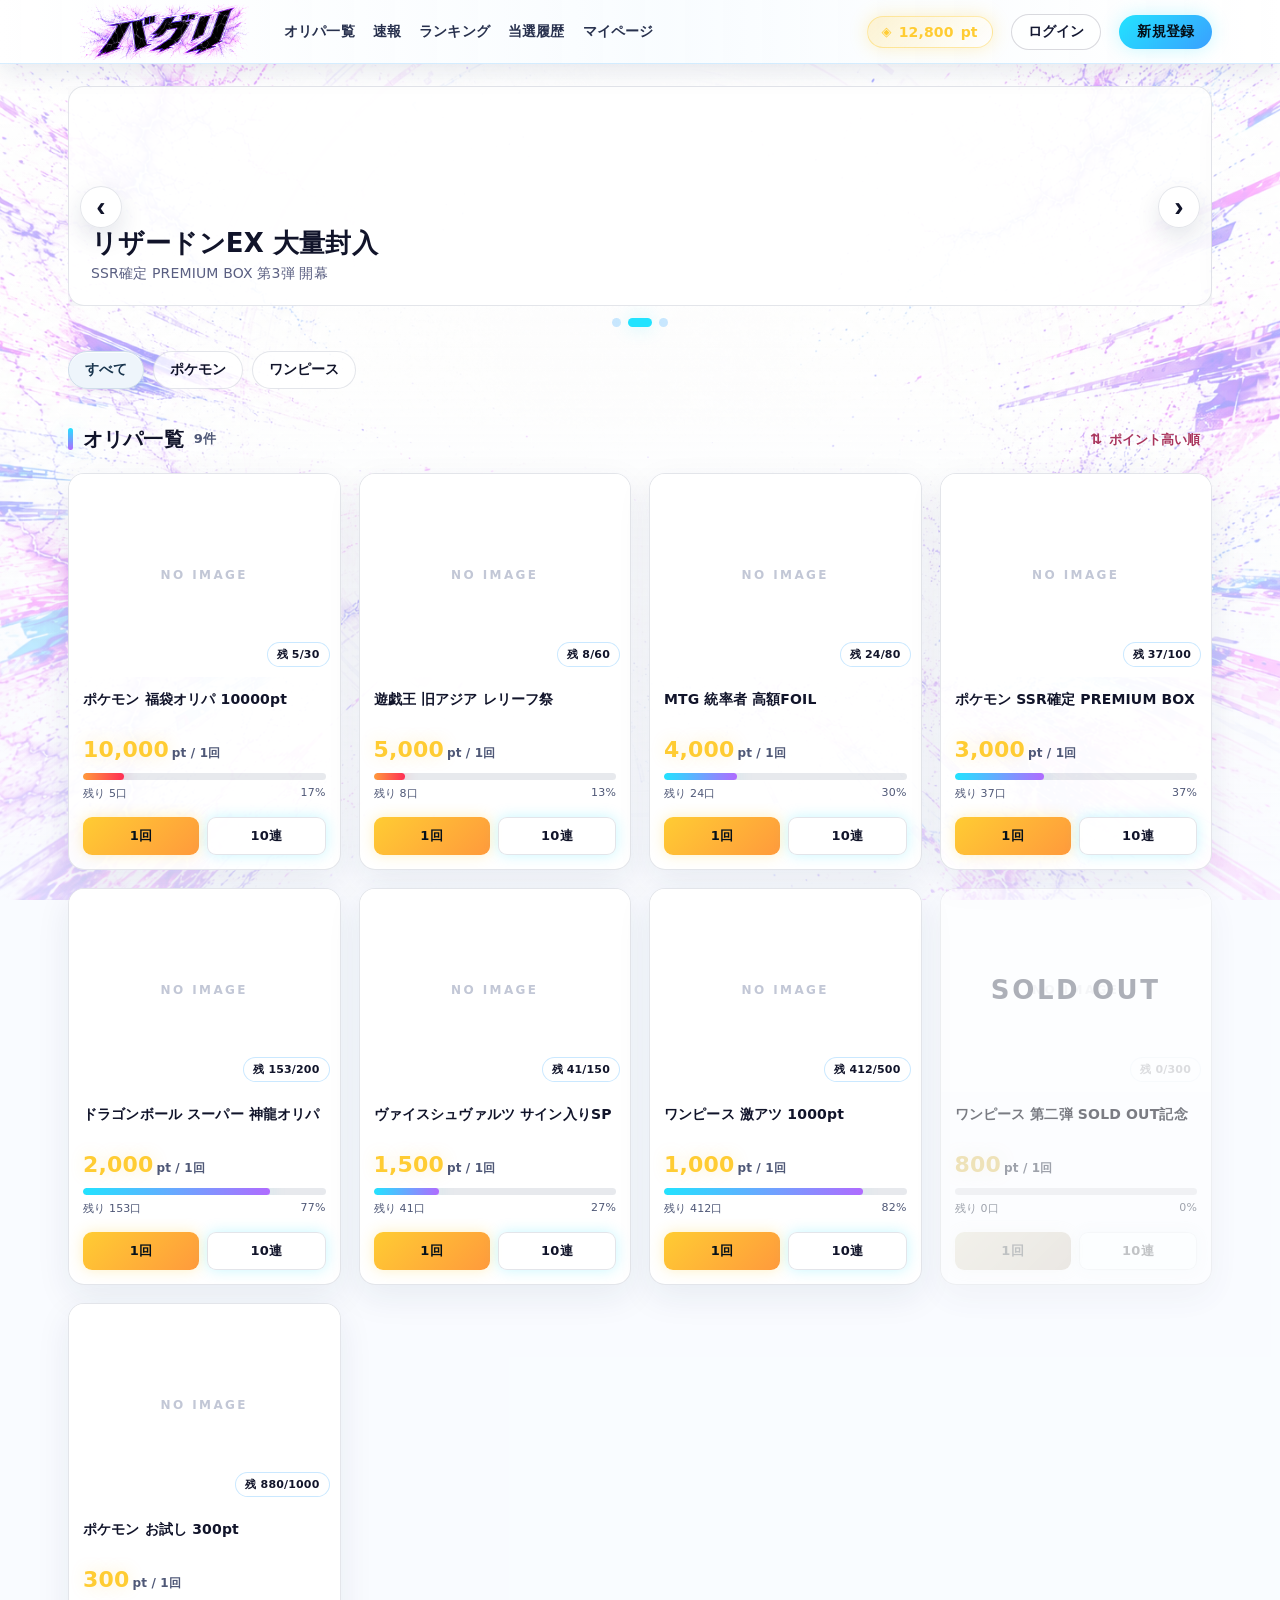
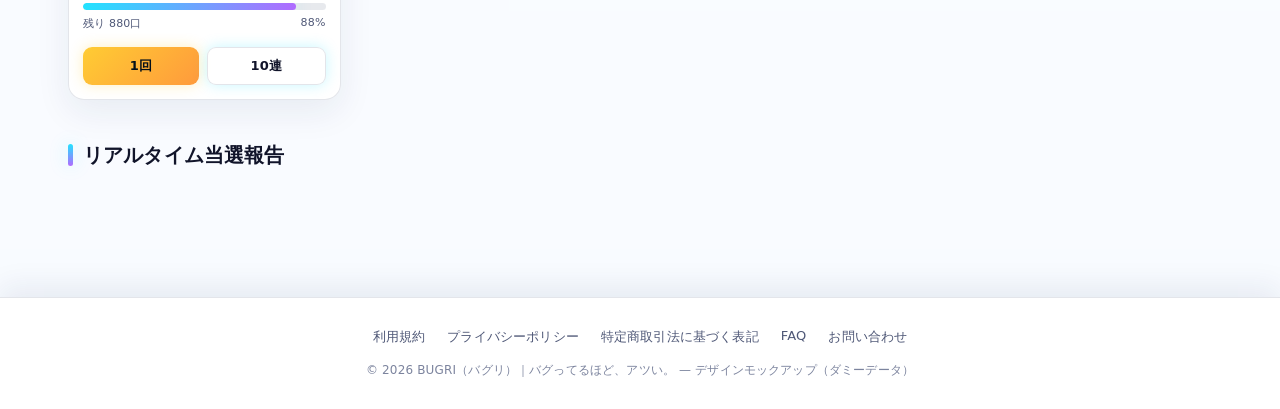
<file: index.html>
<!DOCTYPE html>
<html lang="ja">
<head>
  <meta charset="UTF-8" />
  <meta name="viewport" content="width=device-width, initial-scale=1.0" />
  <title>BUGRI（バグリ）｜オンラインオリパ</title>
  <link rel="icon" type="image/png" href="assets/img/bugri-logo.png" />
  <link rel="stylesheet" href="assets/css/style.css" />
</head>
<body>
  <!-- ヘッダー -->
  <header class="header">
    <div class="header-inner">
      <a href="index.html" class="brand"><img class="brand-logo" src="assets/img/bugri-wordmark.png" alt="BUGRI バグリ"></a>
      <nav class="hnav">
        <a href="index.html#oripa-list">オリパ一覧</a>
        <a href="index.html#news">速報</a>
        <a href="index.html?sort=popular#oripa-list">ランキング</a>
        <a href="mypage.html#history">当選履歴</a>
        <a href="mypage.html">マイページ</a>
      </nav>
      <div class="header-spacer"></div>
      <span class="points-pill"><span class="pt-ico">◈</span><span id="hdr-points">0</span> pt</span>
      <a href="login.html" class="btn-login">ログイン</a>
      <a href="register.html" class="btn-signup">新規登録</a>
    </div>
  </header>

  <main class="main">
    <div class="wrap">
      <!-- ヒーローバナー -->
      <section class="hero">
        <button class="hero-btn hero-btn-prev" id="hero-prev" type="button" aria-label="前のバナー">‹</button>
        <div class="hero-track" id="hero-track"></div>
        <button class="hero-btn hero-btn-next" id="hero-next" type="button" aria-label="次のバナー">›</button>
        <div class="hero-dots" id="hero-dots"></div>
      </section>

      <!-- カテゴリタブ -->
      <nav class="cats" id="cats"></nav>

      <!-- ソート -->
      <div class="sec-head" id="oripa-list">
        <h2 class="sec-title">オリパ一覧 <span class="sec-count" id="pack-count"></span></h2>
        <div class="sort-select" id="sorts">
          <button class="sort-trigger" id="sort-trigger" type="button" aria-haspopup="true" aria-expanded="false">
            <span class="sort-icon">⇅</span>
            <span id="sort-label">おすすめ順</span>
          </button>
          <div class="sort-menu" id="sort-menu" role="menu"></div>
        </div>
      </div>

      <!-- グリッド -->
      <section class="grid" id="grid"></section>

      <!-- 当選報告 -->
      <div class="sec-head" id="news" style="margin-top:42px;">
        <h2 class="sec-title">リアルタイム当選報告</h2>
      </div>
      <section class="winfeed" id="winfeed"></section>
    </div>
  </main>

  <footer class="footer">
    <div class="wrap">
      <div class="footer-links">
        <a href="terms.html">利用規約</a>
        <a href="privacy.html">プライバシーポリシー</a>
        <a href="legal.html">特定商取引法に基づく表記</a>
        <a href="faq.html">FAQ</a>
        <a href="contact.html">お問い合わせ</a>
      </div>
      <p class="footer-copy">&copy; 2026 BUGRI（バグリ）｜バグってるほど、アツい。 — デザインモックアップ（ダミーデータ）</p>
    </div>
  </footer>

  <nav class="bottom-nav">
    <a href="index.html#oripa-list" class="on" data-nav="list"><i class="nav-pack-icon" aria-hidden="true"></i><span>オリパ一覧</span></a>
    <a href="index.html#news" data-nav="news"><i>!</i><span>速報</span></a>
    <a href="index.html?sort=popular#oripa-list" data-nav="ranking"><i class="nav-crown-icon">♕</i><span>ランキング</span></a>
    <a href="mypage.html#history"><i class="nav-target-icon" aria-hidden="true"></i><span>当選履歴</span></a>
    <a href="mypage.html"><i>◈</i><span>マイページ</span></a>
  </nav>

  <script src="assets/js/data.js"></script>
  <script src="assets/js/app.js"></script>
  <script>renderIndex();</script>
</body>
</html>
</file>
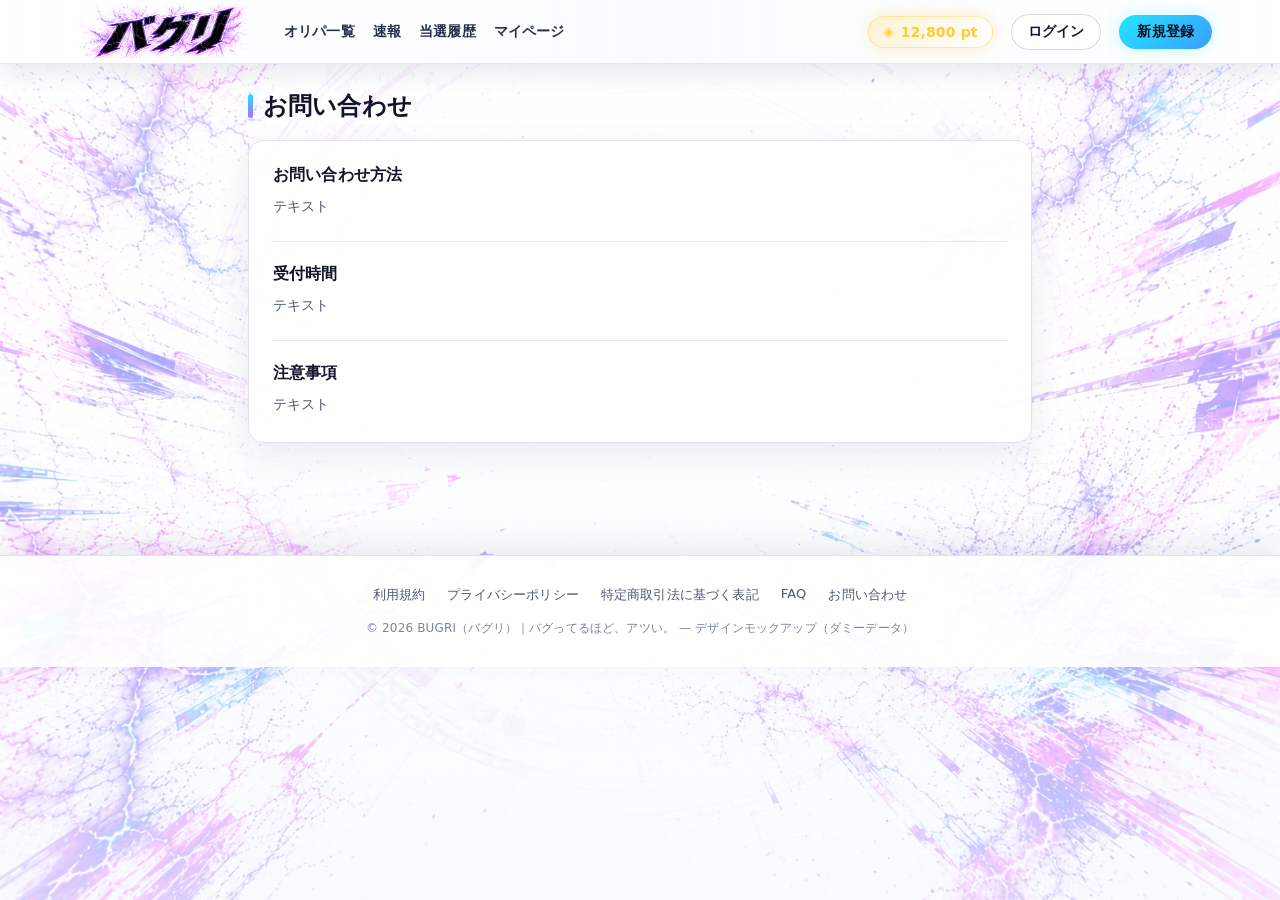
<file: contact.html>
<!DOCTYPE html><html lang="ja"><head>
<meta charset="UTF-8"><meta name="viewport" content="width=device-width, initial-scale=1.0">
<title>お問い合わせ｜BUGRI（バグリ）</title>
<link rel="icon" type="image/png" href="assets/img/bugri-logo.png">
<link rel="stylesheet" href="assets/css/style.css">
</head><body>
<header class="header"><div class="header-inner"><a href="index.html" class="brand"><img class="brand-logo" src="assets/img/bugri-wordmark.png" alt="BUGRI バグリ"></a><nav class="hnav"><a href="index.html#oripa-list">オリパ一覧</a><a href="news.html">速報</a><a href="mypage.html#history">当選履歴</a><a href="mypage.html">マイページ</a></nav><div class="header-spacer"></div><span class="points-pill"><span class="pt-ico">◈</span>12,800 pt</span><a href="login.html" class="btn-login">ログイン</a><a href="register.html" class="btn-signup">新規登録</a></div></header>
<main class="main"><div class="wrap text-page"><div class="page-head"><h1 class="page-title">お問い合わせ</h1></div><section class="text-card"><div class="text-section"><h2>お問い合わせ方法</h2><p>テキスト</p></div><div class="text-section"><h2>受付時間</h2><p>テキスト</p></div><div class="text-section"><h2>注意事項</h2><p>テキスト</p></div></section></div></main>
<footer class="footer"><div class="wrap"><div class="footer-links"><a href="terms.html">利用規約</a><a href="privacy.html">プライバシーポリシー</a><a href="legal.html">特定商取引法に基づく表記</a><a href="faq.html">FAQ</a><a href="contact.html">お問い合わせ</a></div><p class="footer-copy">&copy; 2026 BUGRI（バグリ）｜バグってるほど、アツい。 — デザインモックアップ（ダミーデータ）</p></div></footer>
<nav class="bottom-nav"><a href="index.html#oripa-list"><i class="nav-pack-icon" aria-hidden="true"></i><span>オリパ一覧</span></a><a href="news.html" data-nav="news"><i>!</i><span>速報</span></a><a href="mypage.html#history"><i class="nav-target-icon" aria-hidden="true"></i><span>当選履歴</span></a><a href="mypage.html"><i>◈</i><span>マイページ</span></a></nav>
</body></html>
</file>
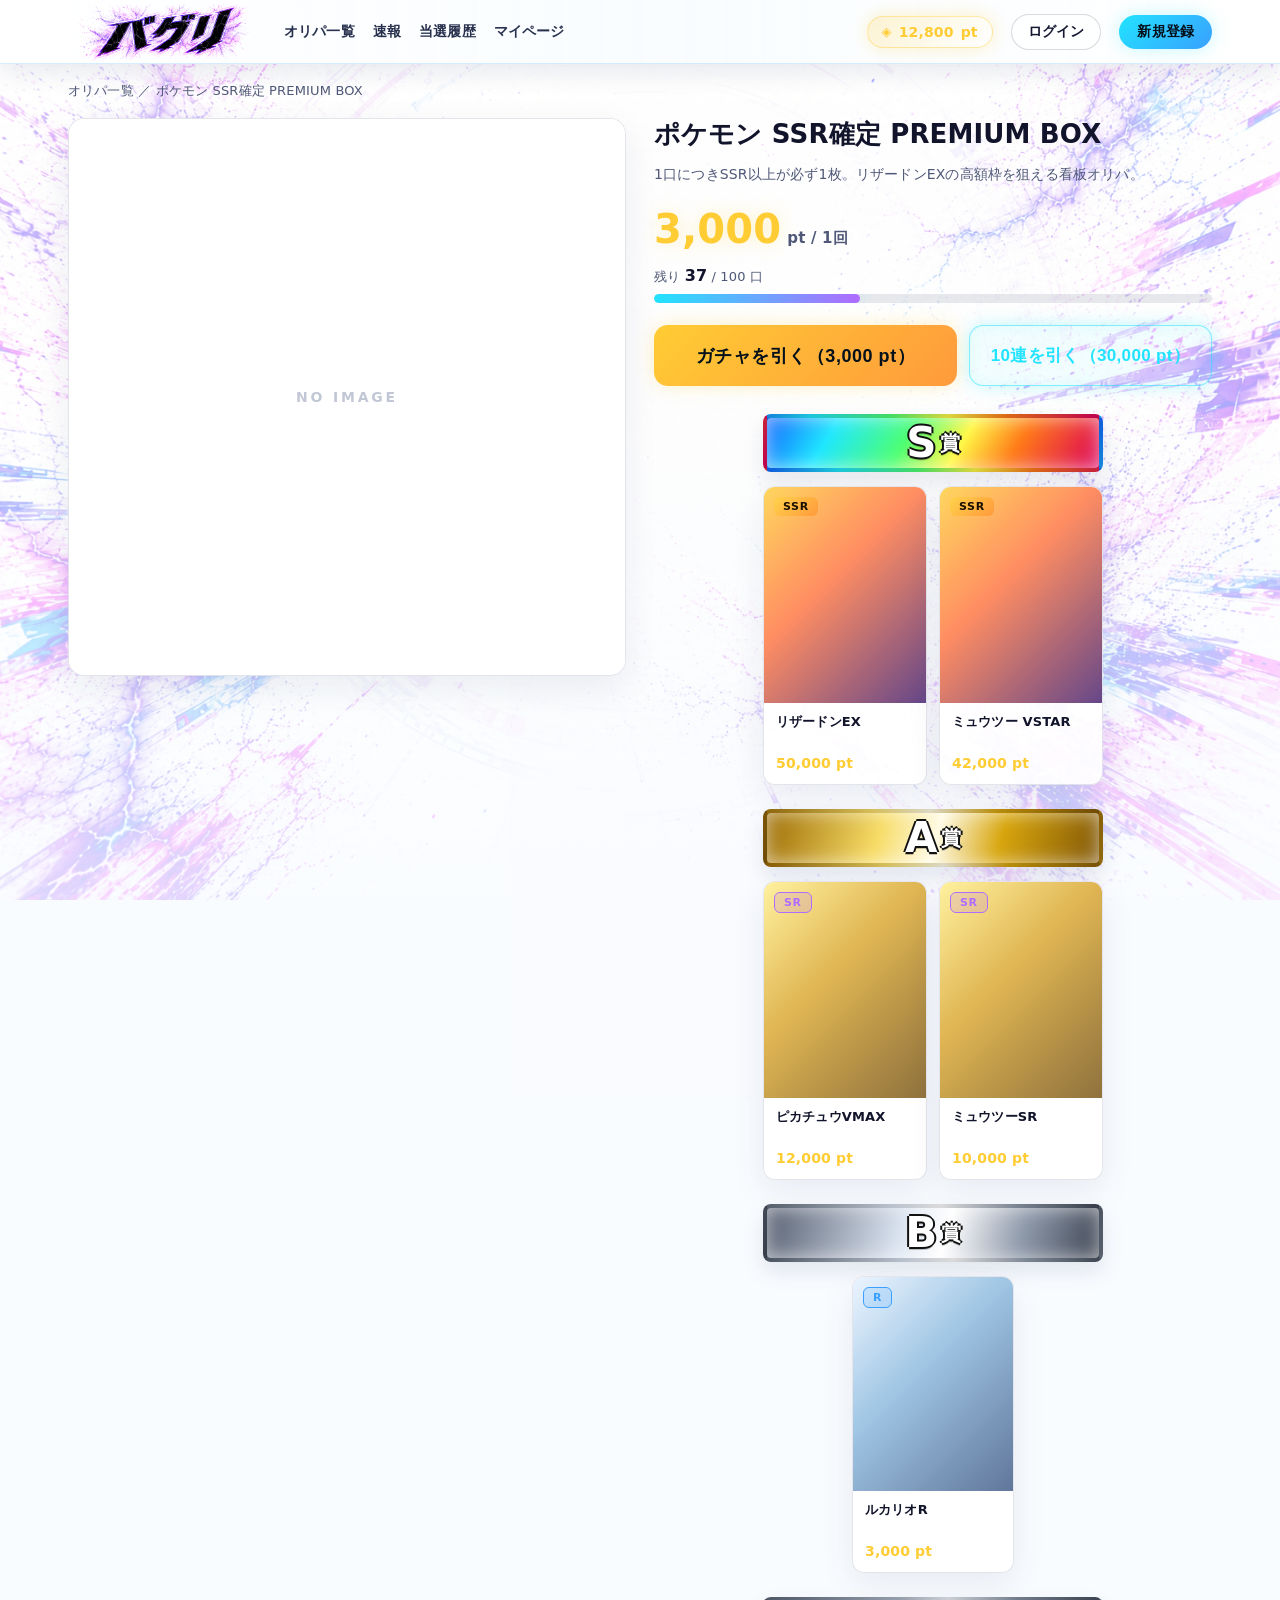
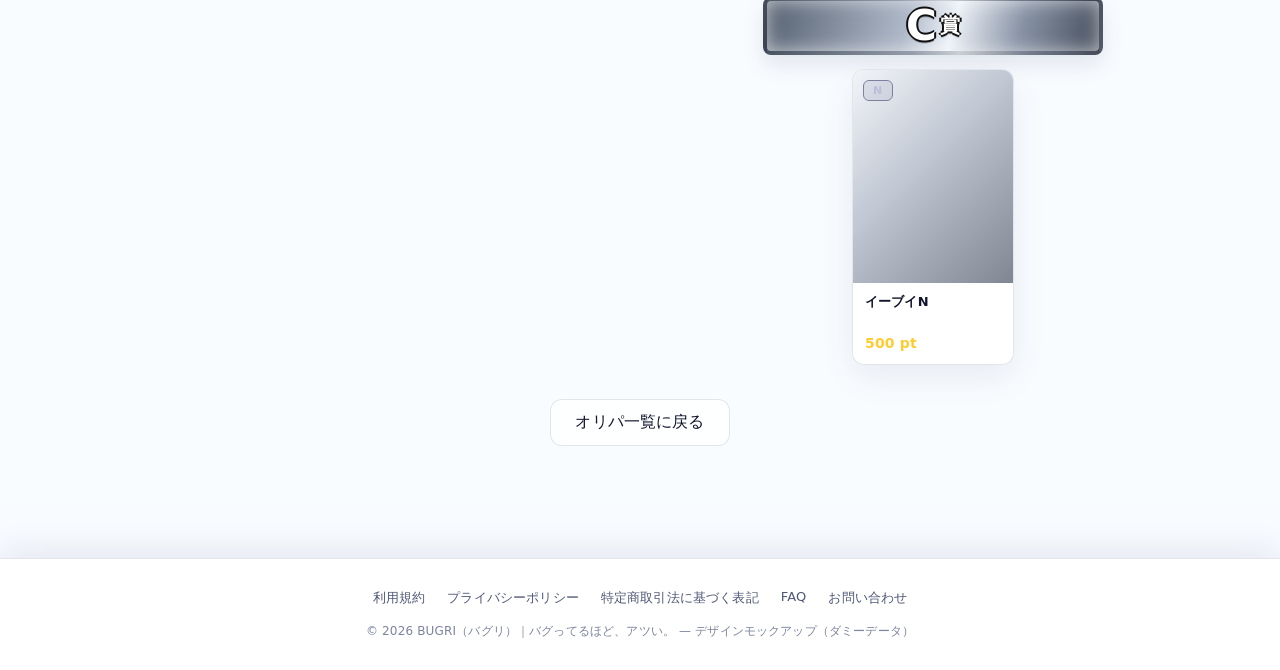
<file: detail.html>
<!DOCTYPE html>
<html lang="ja">
<head>
  <meta charset="UTF-8" />
  <meta name="viewport" content="width=device-width, initial-scale=1.0" />
  <title>オリパ詳細｜BUGRI（バグリ）</title>
  <link rel="icon" type="image/png" href="assets/img/bugri-logo.png" />
  <link rel="stylesheet" href="assets/css/style.css" />
</head>
<body>
  <header class="header">
    <div class="header-inner">
      <a href="index.html" class="brand"><img class="brand-logo" src="assets/img/bugri-wordmark.png" alt="BUGRI バグリ"></a>
      <nav class="hnav">
        <a href="index.html#oripa-list">オリパ一覧</a>
        <a href="news.html">速報</a>
        <a href="mypage.html#history">当選履歴</a>
        <a href="mypage.html">マイページ</a>
      </nav>
      <div class="header-spacer"></div>
      <span class="points-pill"><span class="pt-ico">◈</span><span id="hdr-points">0</span> pt</span>
      <a href="login.html" class="btn-login">ログイン</a>
      <a href="register.html" class="btn-signup">新規登録</a>
    </div>
  </header>

  <main class="main">
    <div class="wrap">
      <div class="crumb"><a href="index.html">オリパ一覧</a> ／ <span id="crumb-name"></span></div>

      <!-- 詳細：JSが #detail に描画 -->
      <section class="detail" id="detail"></section>

      <div style="text-align:center; margin-top:34px;">
        <a href="index.html" class="g-close" style="display:inline-block; padding:12px 24px; border-radius:12px;">オリパ一覧に戻る</a>
      </div>
    </div>
  </main>

  <footer class="footer">
    <div class="wrap">
      <div class="footer-links">
        <a href="terms.html">利用規約</a>
        <a href="privacy.html">プライバシーポリシー</a>
        <a href="legal.html">特定商取引法に基づく表記</a>
        <a href="faq.html">FAQ</a>
        <a href="contact.html">お問い合わせ</a>
      </div>
      <p class="footer-copy">&copy; 2026 BUGRI（バグリ）｜バグってるほど、アツい。 — デザインモックアップ（ダミーデータ）</p>
    </div>
  </footer>

  <nav class="bottom-nav">
    <a href="index.html#oripa-list" class="on"><i class="nav-pack-icon" aria-hidden="true"></i><span>オリパ一覧</span></a>
    <a href="news.html" data-nav="news"><i>!</i><span>速報</span></a>
    <a href="mypage.html#history"><i class="nav-target-icon" aria-hidden="true"></i><span>当選履歴</span></a>
    <a href="mypage.html"><i>◈</i><span>マイページ</span></a>
  </nav>

  <!-- ===== ガチャ開封演出オーバーレイ ===== -->
  <div class="gacha-ov" id="gacha-ov">
    <canvas id="gacha-canvas"></canvas>
    <div class="g-skip" id="g-skip">スキップ ▶▶</div>

    <div class="gacha-stage">
      <!-- 当たりオーラ・光柱 -->
      <div class="aura" id="aura"></div>
      <div class="beams" id="beams"></div>

      <!-- (A) チャージ -->
      <div class="charge" id="charge">
        <div class="ring r1"></div>
        <div class="ring r2"></div>
        <div class="ring r3"></div>
        <div class="orb"></div>
        <div class="charge-text">CHARGING</div>
      </div>

      <!-- (D) カード -->
      <div class="gcard-wrap" id="gcard-wrap">
        <div class="gcard" id="gcard">
          <div class="gface gback"></div>
          <div class="gface gfront" id="gfront"></div>
        </div>
      </div>

      <!-- (E10) 10連結果グリッド -->
      <div class="r10-result" id="r10-result">
        <div class="r10-head">10連結果</div>
        <div class="r10-grid"></div>
        <div class="r10-total">合計資産 <b id="r10-total-val">0 pt</b></div>
        <div class="gactions">
          <button class="g-again" id="g-again10">もう一度10連を引く</button>
          <button class="g-close" id="g-close10">閉じる</button>
        </div>
      </div>

      <!-- (E) 結果（カードに情報集約。ここは操作のみ） -->
      <div class="gresult" id="gresult">
        <div class="gresult-cap">獲得しました</div>
        <div class="gactions">
          <button class="g-again" id="g-again">もう一度引く</button>
          <button class="g-close" id="g-close2">閉じる</button>
        </div>
      </div>
    </div>

    <!-- ===== ガチャ後：獲得カード選択画面 ===== -->
    <section class="draw-result-page" id="draw-result-page" aria-label="獲得カード選択">
      <header class="draw-result-header">
        <img src="assets/img/bugri-wordmark.png" alt="BUGRI バグリ">
        <button type="button" id="draw-result-close">スキップ</button>
      </header>

      <main class="draw-result-main">
        <button class="draw-replay" id="draw-result-replay" type="button">
          <span class="draw-replay-icon">▶</span>
          <span>ガチャ演出をもう一度見る</span>
        </button>

        <div class="draw-notice">
          <span class="draw-notice-icon">i</span>
          <p>並び替えの設定が保存されるようになりました。<br>次回以降も同じ順番で表示されます。</p>
          <button type="button" id="draw-notice-close" aria-label="お知らせを閉じる">×</button>
        </div>

        <div class="draw-result-controls">
          <button class="draw-view-toggle" id="draw-view-toggle" type="button"></button>
          <div class="draw-sort-select" id="draw-result-sort">
            <button class="draw-sort-trigger" id="draw-sort-trigger" type="button" aria-haspopup="true" aria-expanded="false">
              <span class="draw-sort-icon">↕</span>
              <span id="draw-sort-label">ポイント高い順</span>
            </button>
            <div class="draw-sort-menu" id="draw-sort-menu" role="menu"></div>
          </div>
        </div>

        <section class="draw-result-list" id="draw-result-list"></section>
        <div class="draw-watermark">
          <img src="assets/img/bugri-logo.png" alt="">
          <span>BUGRI</span>
        </div>
      </main>

      <footer class="draw-action-sheet">
        <div class="draw-action-head">
          <div class="draw-selected-total"><span class="coin-icon">⚡</span><b id="draw-selected-total">0</b><span>PT</span></div>
          <button type="button" id="draw-select-all">すべて選択</button>
          <button type="button" id="draw-select-reset">リセット</button>
        </div>
        <div class="draw-action-buttons">
          <button class="draw-exchange-btn" id="draw-exchange-btn" type="button" disabled>ポイントに変える</button>
          <button class="draw-ship-btn" id="draw-ship-btn" type="button" disabled>発送依頼</button>
        </div>
        <p id="draw-action-note">選択されなかった商品は「獲得した商品一覧」に移動されます</p>
        <img class="draw-sheet-logo" src="assets/img/bugri-wordmark.png" alt="">
      </footer>
    </section>

    <div class="draw-card-modal" id="draw-card-modal" aria-hidden="true">
      <button class="draw-card-modal-close" id="draw-card-modal-close" type="button" aria-label="閉じる">×</button>
      <div class="draw-card-modal-body" id="draw-card-modal-body"></div>
    </div>

    <section class="exchange-page" id="exchange-page" aria-label="ポイント交換完了">
      <header class="exchange-header">
        <img src="assets/img/bugri-wordmark.png" alt="BUGRI バグリ">
        <button type="button" id="exchange-close">閉じる</button>
      </header>
      <main class="exchange-main">
        <h1><span></span>ポイントに交換しました！<span></span></h1>
        <div class="exchange-balance">
          <span class="coin-icon">⚡</span><b id="exchange-before">0</b>
          <i>›</i>
          <span class="coin-icon">⚡</span><b id="exchange-after">0</b>
        </div>
        <p id="exchange-summary">合計0点交換しました。他商品は「獲得した商品一覧」でご確認ください。</p>

        <section class="exchange-pack-section">
          <h2>ガチャ一覧</h2>
          <div class="exchange-pack-list" id="exchange-pack-list"></div>
        </section>
      </main>
    </section>

    <section class="exchange-page ship-page" id="ship-page" aria-label="発送依頼">
      <header class="exchange-header">
        <img src="assets/img/bugri-wordmark.png" alt="BUGRI バグリ">
        <button type="button" id="ship-close">閉じる</button>
      </header>
      <main class="exchange-main">
        <h1><span></span>発送依頼を受け付けました！<span></span></h1>
        <div class="ship-summary-card">
          <b id="ship-count">0</b><span>点の商品を発送依頼に追加しました</span>
        </div>
        <p>発送先入力や本人確認は本番連携時に接続する想定のモック表示です。</p>

        <section class="exchange-pack-section">
          <h2>ガチャ一覧</h2>
          <div class="exchange-pack-list" id="ship-pack-list"></div>
        </section>
      </main>
    </section>

    <!-- 収束フラッシュ -->
    <div class="flash" id="flash"></div>
  </div>

  <script src="assets/js/data.js"></script>
  <script src="assets/js/app.js"></script>
  <script>renderDetail();</script>
</body>
</html>
</file>
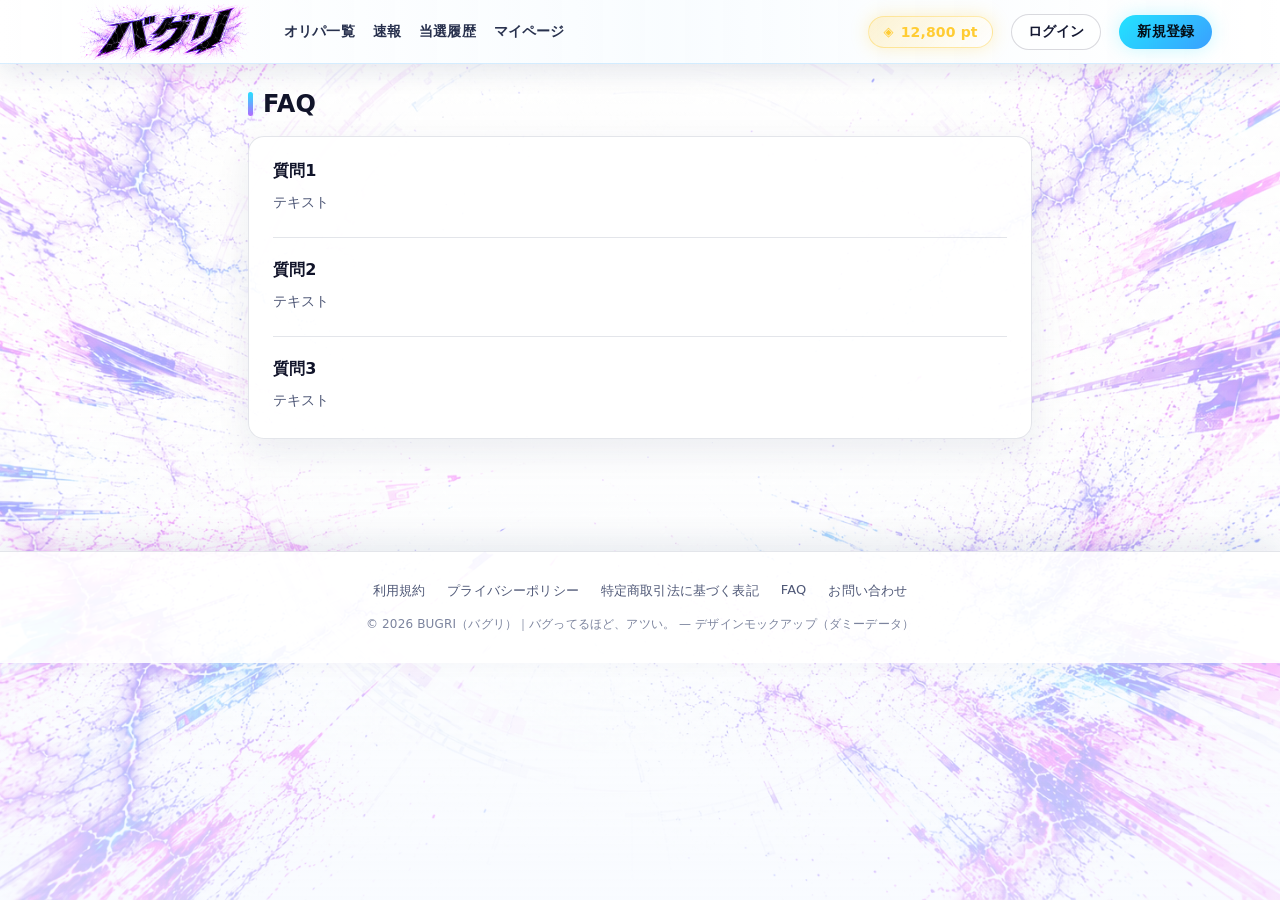
<file: faq.html>
<!DOCTYPE html><html lang="ja"><head>
<meta charset="UTF-8"><meta name="viewport" content="width=device-width, initial-scale=1.0">
<title>FAQ｜BUGRI（バグリ）</title>
<link rel="icon" type="image/png" href="assets/img/bugri-logo.png">
<link rel="stylesheet" href="assets/css/style.css">
</head><body>
<header class="header"><div class="header-inner"><a href="index.html" class="brand"><img class="brand-logo" src="assets/img/bugri-wordmark.png" alt="BUGRI バグリ"></a><nav class="hnav"><a href="index.html#oripa-list">オリパ一覧</a><a href="news.html">速報</a><a href="mypage.html#history">当選履歴</a><a href="mypage.html">マイページ</a></nav><div class="header-spacer"></div><span class="points-pill"><span class="pt-ico">◈</span>12,800 pt</span><a href="login.html" class="btn-login">ログイン</a><a href="register.html" class="btn-signup">新規登録</a></div></header>
<main class="main"><div class="wrap text-page"><div class="page-head"><h1 class="page-title">FAQ</h1></div><section class="text-card"><div class="text-section"><h2>質問1</h2><p>テキスト</p></div><div class="text-section"><h2>質問2</h2><p>テキスト</p></div><div class="text-section"><h2>質問3</h2><p>テキスト</p></div></section></div></main>
<footer class="footer"><div class="wrap"><div class="footer-links"><a href="terms.html">利用規約</a><a href="privacy.html">プライバシーポリシー</a><a href="legal.html">特定商取引法に基づく表記</a><a href="faq.html">FAQ</a><a href="contact.html">お問い合わせ</a></div><p class="footer-copy">&copy; 2026 BUGRI（バグリ）｜バグってるほど、アツい。 — デザインモックアップ（ダミーデータ）</p></div></footer>
<nav class="bottom-nav"><a href="index.html#oripa-list"><i class="nav-pack-icon" aria-hidden="true"></i><span>オリパ一覧</span></a><a href="news.html" data-nav="news"><i>!</i><span>速報</span></a><a href="mypage.html#history"><i class="nav-target-icon" aria-hidden="true"></i><span>当選履歴</span></a><a href="mypage.html"><i>◈</i><span>マイページ</span></a></nav>
</body></html>
</file>
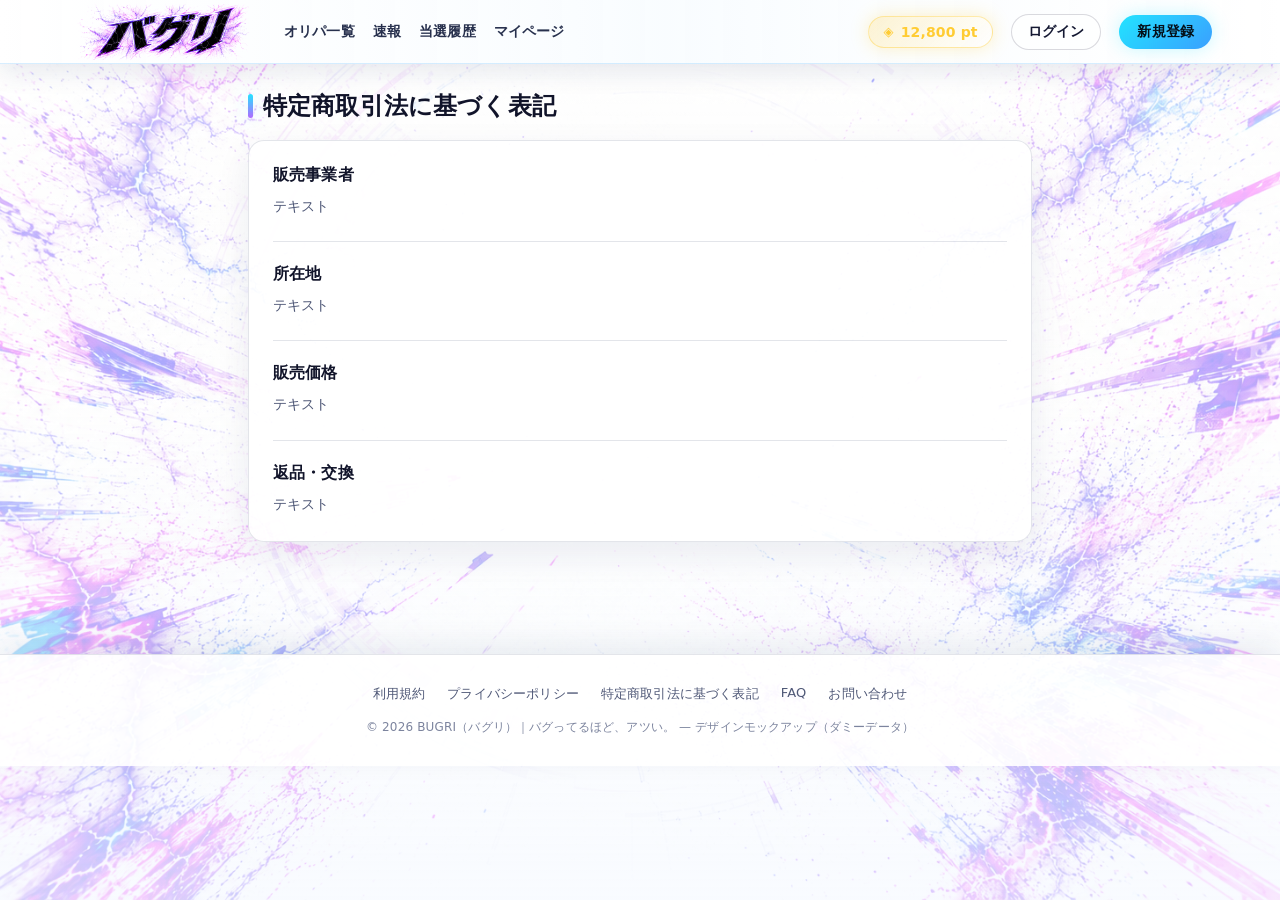
<file: legal.html>
<!DOCTYPE html><html lang="ja"><head>
<meta charset="UTF-8"><meta name="viewport" content="width=device-width, initial-scale=1.0">
<title>特定商取引法に基づく表記｜BUGRI（バグリ）</title>
<link rel="icon" type="image/png" href="assets/img/bugri-logo.png">
<link rel="stylesheet" href="assets/css/style.css">
</head><body>
<header class="header"><div class="header-inner"><a href="index.html" class="brand"><img class="brand-logo" src="assets/img/bugri-wordmark.png" alt="BUGRI バグリ"></a><nav class="hnav"><a href="index.html#oripa-list">オリパ一覧</a><a href="news.html">速報</a><a href="mypage.html#history">当選履歴</a><a href="mypage.html">マイページ</a></nav><div class="header-spacer"></div><span class="points-pill"><span class="pt-ico">◈</span>12,800 pt</span><a href="login.html" class="btn-login">ログイン</a><a href="register.html" class="btn-signup">新規登録</a></div></header>
<main class="main"><div class="wrap text-page"><div class="page-head"><h1 class="page-title">特定商取引法に基づく表記</h1></div><section class="text-card"><div class="text-section"><h2>販売事業者</h2><p>テキスト</p></div><div class="text-section"><h2>所在地</h2><p>テキスト</p></div><div class="text-section"><h2>販売価格</h2><p>テキスト</p></div><div class="text-section"><h2>返品・交換</h2><p>テキスト</p></div></section></div></main>
<footer class="footer"><div class="wrap"><div class="footer-links"><a href="terms.html">利用規約</a><a href="privacy.html">プライバシーポリシー</a><a href="legal.html">特定商取引法に基づく表記</a><a href="faq.html">FAQ</a><a href="contact.html">お問い合わせ</a></div><p class="footer-copy">&copy; 2026 BUGRI（バグリ）｜バグってるほど、アツい。 — デザインモックアップ（ダミーデータ）</p></div></footer>
<nav class="bottom-nav"><a href="index.html#oripa-list"><i class="nav-pack-icon" aria-hidden="true"></i><span>オリパ一覧</span></a><a href="news.html" data-nav="news"><i>!</i><span>速報</span></a><a href="mypage.html#history"><i class="nav-target-icon" aria-hidden="true"></i><span>当選履歴</span></a><a href="mypage.html"><i>◈</i><span>マイページ</span></a></nav>
</body></html>
</file>
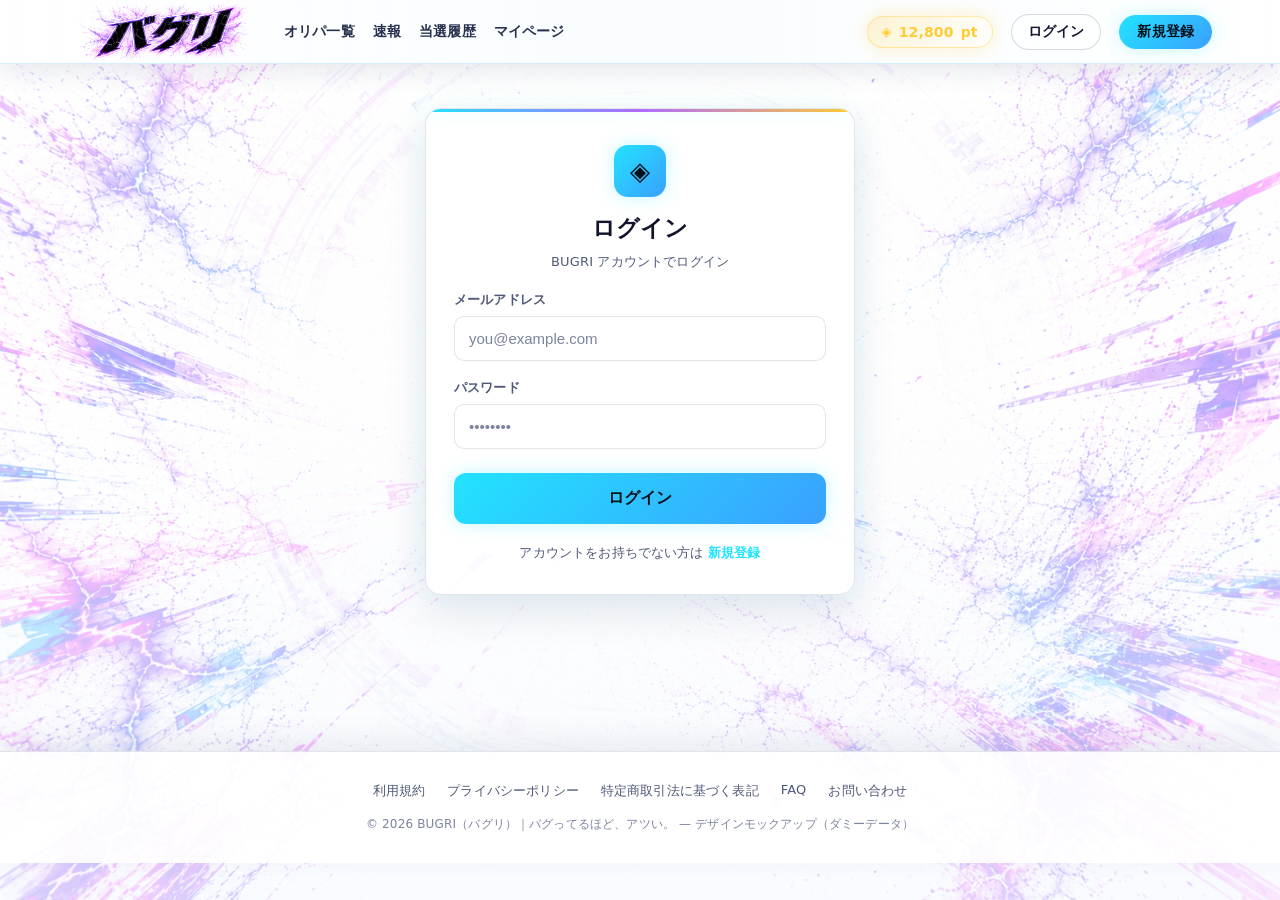
<file: login.html>
<!DOCTYPE html><html lang="ja"><head>
<meta charset="UTF-8"><meta name="viewport" content="width=device-width, initial-scale=1.0">
<title>ログイン｜BUGRI（バグリ）</title>
<link rel="icon" type="image/png" href="assets/img/bugri-logo.png">
<link rel="stylesheet" href="assets/css/style.css">
</head><body>
<header class="header">
  <div class="header-inner">
    <a href="index.html" class="brand"><img class="brand-logo" src="assets/img/bugri-wordmark.png" alt="BUGRI バグリ"></a>
    <nav class="hnav">
      <a href="index.html#oripa-list">オリパ一覧</a>
      <a href="news.html">速報</a>
      <a href="mypage.html#history">当選履歴</a>
      <a href="mypage.html">マイページ</a>
    </nav>
    <div class="header-spacer"></div>
    <span class="points-pill"><span class="pt-ico">◈</span><span id="hdr-points">12,800</span> pt</span>
    <a href="login.html" class="btn-login">ログイン</a>
    <a href="register.html" class="btn-signup">新規登録</a>
  </div>
</header>

<main class="main">
  <div class="auth-wrap">
    <form class="auth-card au-card" onsubmit="return false">
      <span class="au-mark">◈</span>
      <h1 class="auth-title">ログイン</h1>
      <p class="auth-sub">BUGRI アカウントでログイン</p>

      <div class="field">
        <label for="login-email">メールアドレス</label>
        <input id="login-email" type="email" placeholder="you@example.com" autocomplete="email">
      </div>
      <div class="field">
        <label for="login-password">パスワード</label>
        <input id="login-password" type="password" placeholder="••••••••" autocomplete="current-password">
      </div>

      <button class="btn-primary-full" type="submit">ログイン</button>

      <p class="auth-alt">アカウントをお持ちでない方は <a href="register.html">新規登録</a></p>
    </form>
  </div>
</main>

<footer class="footer"><div class="wrap">
  <div class="footer-links"><a href="terms.html">利用規約</a><a href="privacy.html">プライバシーポリシー</a><a href="legal.html">特定商取引法に基づく表記</a><a href="faq.html">FAQ</a><a href="contact.html">お問い合わせ</a></div>
  <p class="footer-copy">&copy; 2026 BUGRI（バグリ）｜バグってるほど、アツい。 — デザインモックアップ（ダミーデータ）</p>
</div></footer>

<nav class="bottom-nav">
  <a href="index.html#oripa-list"><i class="nav-pack-icon" aria-hidden="true"></i><span>オリパ一覧</span></a>
  <a href="news.html" data-nav="news"><i>!</i><span>速報</span></a>
  <a href="mypage.html#history"><i class="nav-target-icon" aria-hidden="true"></i><span>当選履歴</span></a>
  <a href="mypage.html"><i>◈</i><span>マイページ</span></a>
</nav>
</body></html>
</file>
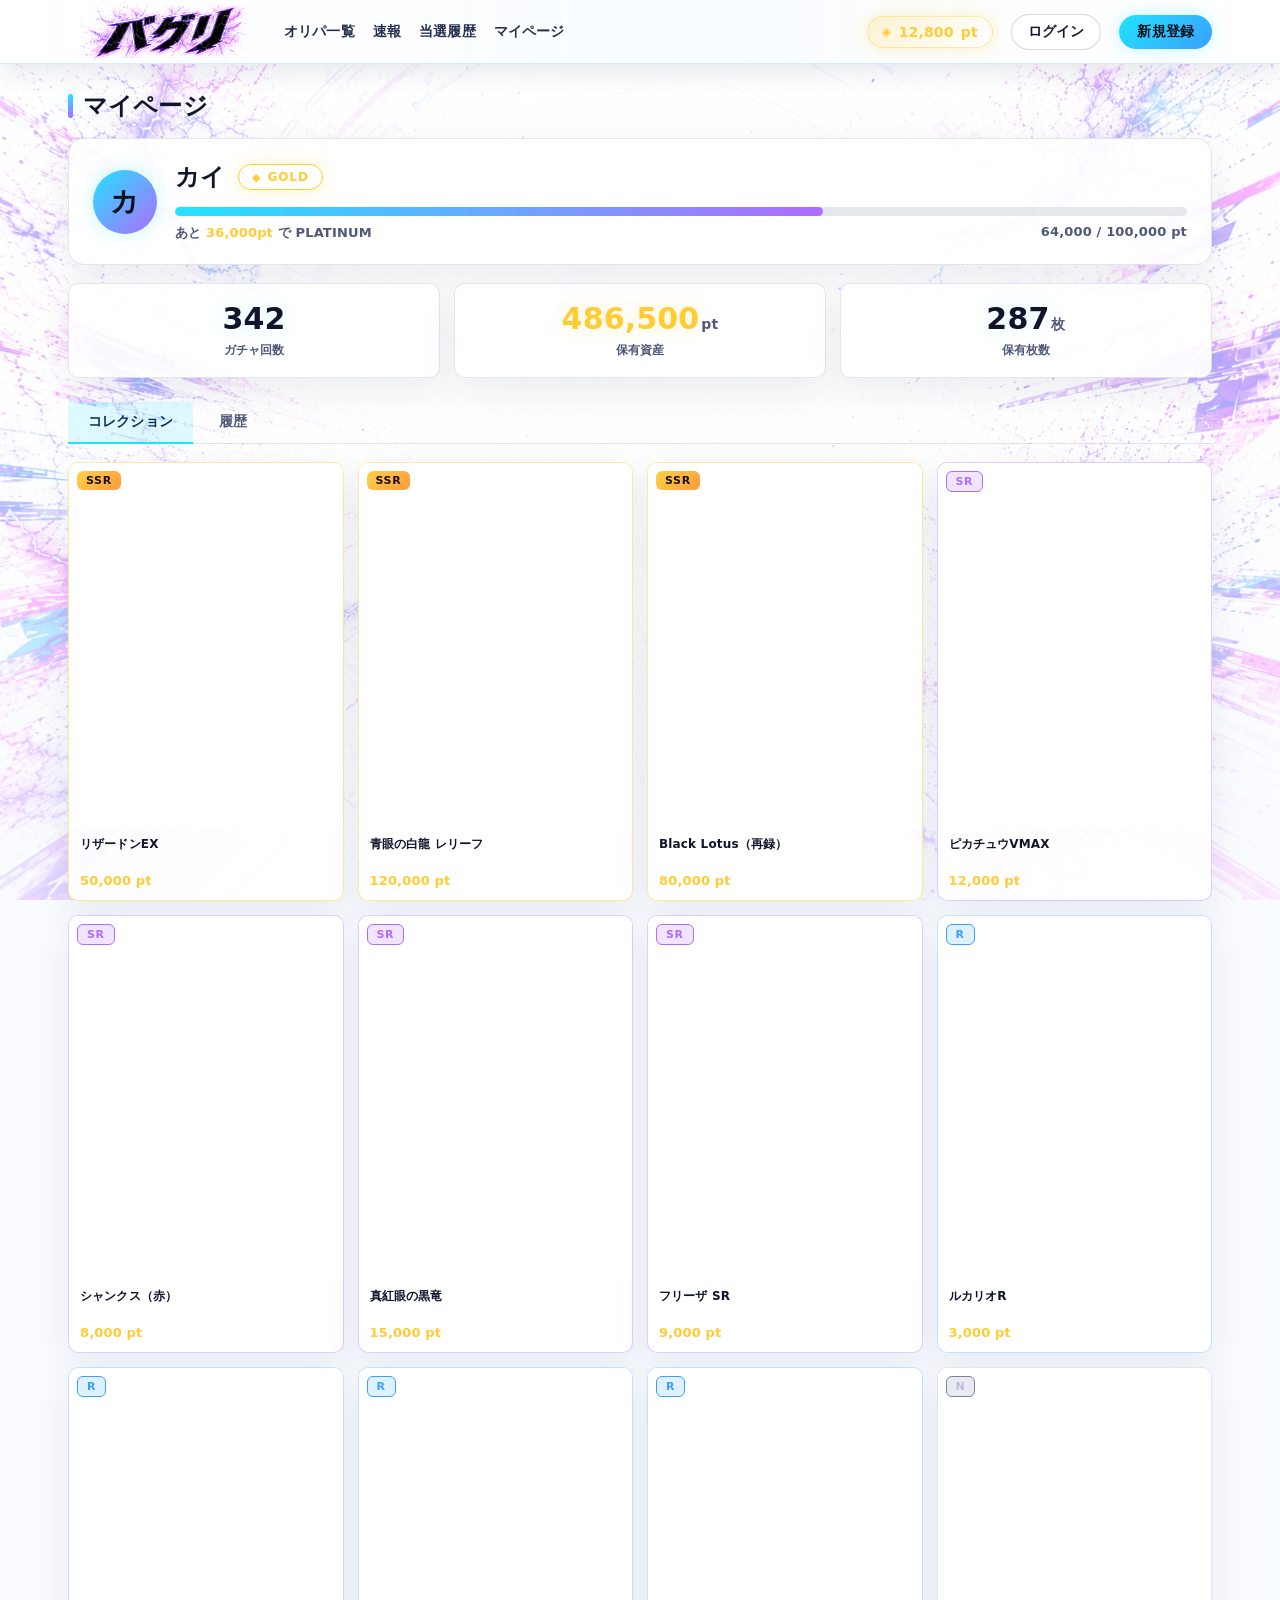
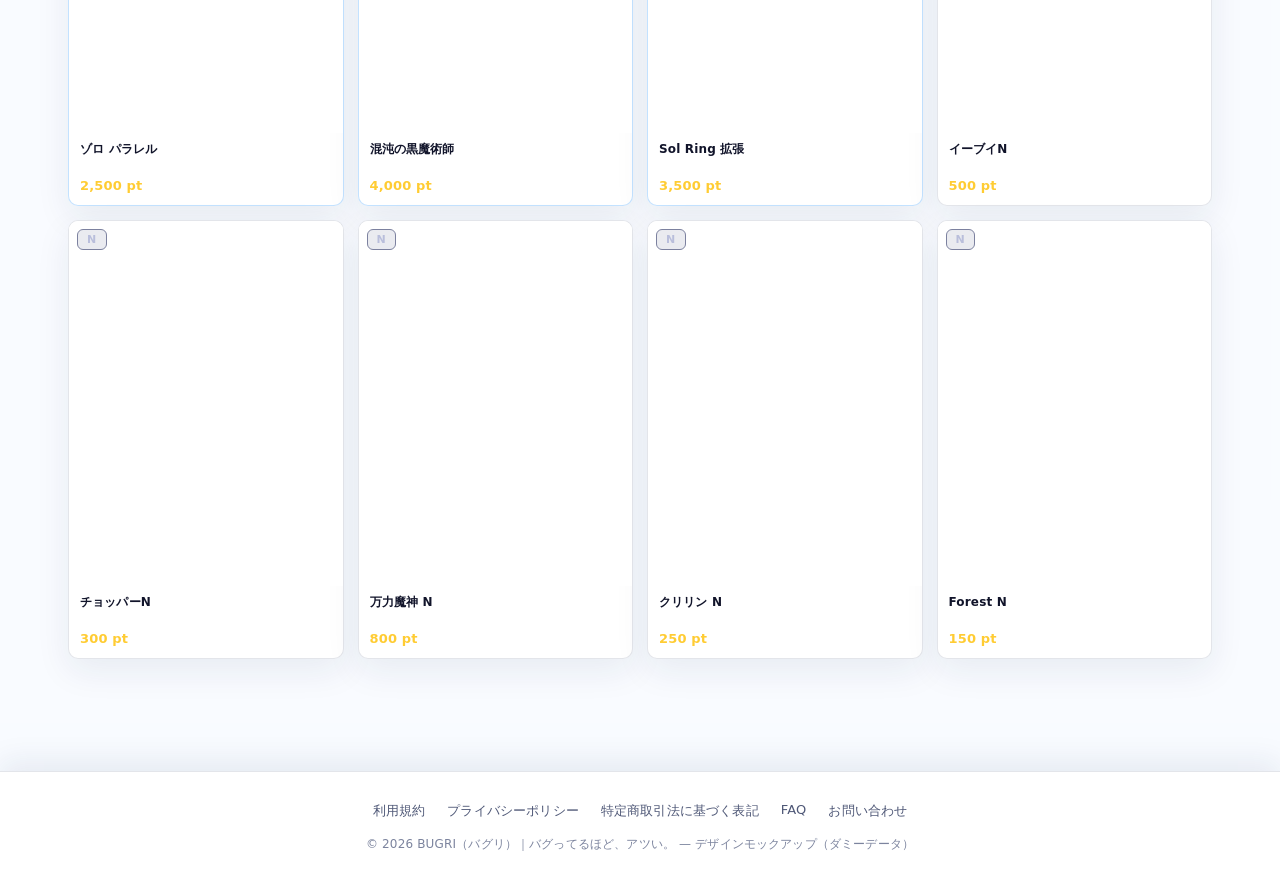
<file: mypage.html>
<!DOCTYPE html><html lang="ja"><head>
<meta charset="UTF-8"><meta name="viewport" content="width=device-width, initial-scale=1.0">
<title>マイページ｜BUGRI（バグリ）</title>
<link rel="icon" type="image/png" href="assets/img/bugri-logo.png">
<link rel="stylesheet" href="assets/css/style.css">
</head><body>
  <header class="header">
    <div class="header-inner">
      <a href="index.html" class="brand"><img class="brand-logo" src="assets/img/bugri-wordmark.png" alt="BUGRI バグリ"></a>
      <nav class="hnav">
        <a href="index.html#oripa-list">オリパ一覧</a>
        <a href="news.html">速報</a>
        <a href="mypage.html#history">当選履歴</a>
        <a href="mypage.html">マイページ</a>
      </nav>
      <div class="header-spacer"></div>
      <span class="points-pill"><span class="pt-ico">◈</span><span id="hdr-points">12,800</span> pt</span>
      <a href="login.html" class="btn-login">ログイン</a>
      <a href="register.html" class="btn-signup">新規登録</a>
    </div>
  </header>

  <main class="main">
    <div class="wrap">
      <div class="page-head"><h1 class="page-title">マイページ</h1></div>

      <!-- プロフィール -->
      <section class="mp-profile">
        <div class="mp-avatar" id="mp-avatar">K</div>
        <div class="mp-id">
          <div class="mp-id-top">
            <span class="mp-name" id="mp-name">カイ</span>
            <span class="rank-badge" id="mp-rank">GOLD</span>
          </div>
          <div class="mp-rank-prog">
            <div class="gauge"><i id="mp-gauge" style="width:0%"></i></div>
            <div class="mp-rank-note">
              <span id="mp-rank-note">あと —pt で —</span>
              <span id="mp-rank-pts">—</span>
            </div>
          </div>
        </div>
      </section>

      <!-- 統計 -->
      <section class="mp-stats">
        <div class="mp-stat">
          <div class="mp-stat-num" id="mp-gacha">0</div>
          <div class="mp-stat-label">ガチャ回数</div>
        </div>
        <div class="mp-stat">
          <div class="mp-stat-num gold" id="mp-asset">0<small>pt</small></div>
          <div class="mp-stat-label">保有資産</div>
        </div>
        <div class="mp-stat">
          <div class="mp-stat-num" id="mp-cards">0<small>枚</small></div>
          <div class="mp-stat-label">保有枚数</div>
        </div>
      </section>

      <!-- タブ -->
      <nav class="tabs" id="mp-tabs">
        <span class="tab on" data-tab="coll">コレクション</span>
        <span class="tab" data-tab="hist">履歴</span>
      </nav>

      <section class="mp-panel on" data-panel="coll">
        <div class="mp-coll" id="mp-coll"></div>
      </section>
      <section class="mp-panel" id="history" data-panel="hist">
        <div class="mp-hist" id="mp-hist"></div>
      </section>
    </div>
  </main>

  <footer class="footer"><div class="wrap">
    <div class="footer-links"><a href="terms.html">利用規約</a><a href="privacy.html">プライバシーポリシー</a><a href="legal.html">特定商取引法に基づく表記</a><a href="faq.html">FAQ</a><a href="contact.html">お問い合わせ</a></div>
    <p class="footer-copy">&copy; 2026 BUGRI（バグリ）｜バグってるほど、アツい。 — デザインモックアップ（ダミーデータ）</p>
  </div></footer>

  <nav class="bottom-nav">
    <a href="index.html#oripa-list"><i class="nav-pack-icon" aria-hidden="true"></i><span>オリパ一覧</span></a>
    <a href="news.html" data-nav="news"><i>!</i><span>速報</span></a>
    <a href="mypage.html#history" data-nav="history"><i class="nav-target-icon" aria-hidden="true"></i><span>当選履歴</span></a>
    <a href="mypage.html" class="on" data-nav="mypage"><i>◈</i><span>マイページ</span></a>
  </nav>

  <script src="assets/js/data.js"></script>
  <script>
  (function () {
    // tiny ヘルパ（app.js 非依存）
    var fmt = function (n) { return Number(n).toLocaleString('ja-JP'); };
    var rcls = function (r) { return ({ SSR: 'ssr', SR: 'sr', R: 'r', N: 'n' })[r] || 'n'; };
    var glyph = function (r) { return ({ SSR: '★', SR: '◆', R: '◇', N: '•' })[r] || '•'; };

    // プロフィール
    var u = USER_PROFILE;
    document.getElementById('mp-name').textContent = u.name;
    document.getElementById('mp-avatar').textContent = u.name.charAt(0);
    var rb = document.getElementById('mp-rank');
    rb.textContent = u.rank;
    rb.className = 'rank-badge ' + u.rank.toLowerCase();
    var pct = Math.min(100, Math.round((u.rankCurrentPt / u.rankNextPt) * 100));
    document.getElementById('mp-gauge').style.width = pct + '%';
    document.getElementById('mp-rank-note').innerHTML =
      'あと <b>' + fmt(u.rankNextPt - u.rankCurrentPt) + 'pt</b> で ' + u.nextRank;
    document.getElementById('mp-rank-pts').textContent =
      fmt(u.rankCurrentPt) + ' / ' + fmt(u.rankNextPt) + ' pt';

    // 統計
    document.getElementById('mp-gacha').textContent = fmt(u.gachaCount);
    document.getElementById('mp-asset').innerHTML = fmt(u.assetPt) + '<small>pt</small>';
    document.getElementById('mp-cards').innerHTML = fmt(u.cardCount) + '<small>枚</small>';

    // コレクション
    document.getElementById('mp-coll').innerHTML = COLLECTION.map(function (c) {
      var cl = rcls(c.rarity);
      return '<div class="mp-card ' + cl + '">' +
        '<div class="mp-face"><span class="rb ' + cl + '">' + c.rarity + '</span></div>' +
        '<div class="mp-card-body">' +
        '<div class="mp-card-name">' + c.name + '</div>' +
        '<div class="mp-card-val">' + fmt(c.value) + ' pt</div>' +
        '</div></div>';
    }).join('');

    // 履歴
    document.getElementById('mp-hist').innerHTML = HISTORY.map(function (h) {
      var cl = rcls(h.rarity);
      return '<div class="mp-hist-row">' +
        '<div class="mp-hist-time">' + h.datetime + '</div>' +
        '<div class="mp-hist-main">' +
        '<div class="mp-hist-pack">' + h.pack + '</div>' +
        '<div class="mp-hist-card"><span class="rb ' + cl + '">' + h.rarity + '</span>' + h.card + '</div>' +
        '</div>' +
        '<div class="mp-hist-spent">-' + fmt(h.spent) + '<small>pt</small></div>' +
        '</div>';
    }).join('');

    // タブ切替
    var tabs = document.querySelectorAll('#mp-tabs .tab');
    var panels = document.querySelectorAll('.mp-panel');
    var bottomNavItems = document.querySelectorAll('.bottom-nav a');
    var setTab = function (key) {
      tabs.forEach(function (x) {
        x.classList.toggle('on', x.getAttribute('data-tab') === key);
      });
      panels.forEach(function (p) {
        p.classList.toggle('on', p.getAttribute('data-panel') === key);
      });
      bottomNavItems.forEach(function (nav) {
        nav.classList.toggle('on',
          (key === 'hist' && nav.getAttribute('data-nav') === 'history') ||
          (key !== 'hist' && nav.getAttribute('data-nav') === 'mypage')
        );
      });
    };
    tabs.forEach(function (t) {
      t.addEventListener('click', function () {
        var key = t.getAttribute('data-tab');
        setTab(key);
        if (key === 'hist') {
          history.replaceState(null, '', '#history');
        } else {
          history.replaceState(null, '', location.pathname);
        }
      });
    });
    window.addEventListener('hashchange', function () {
      setTab(location.hash === '#history' ? 'hist' : 'coll');
    });
    setTab(location.hash === '#history' ? 'hist' : 'coll');
  })();
  </script>
</body></html>
</file>
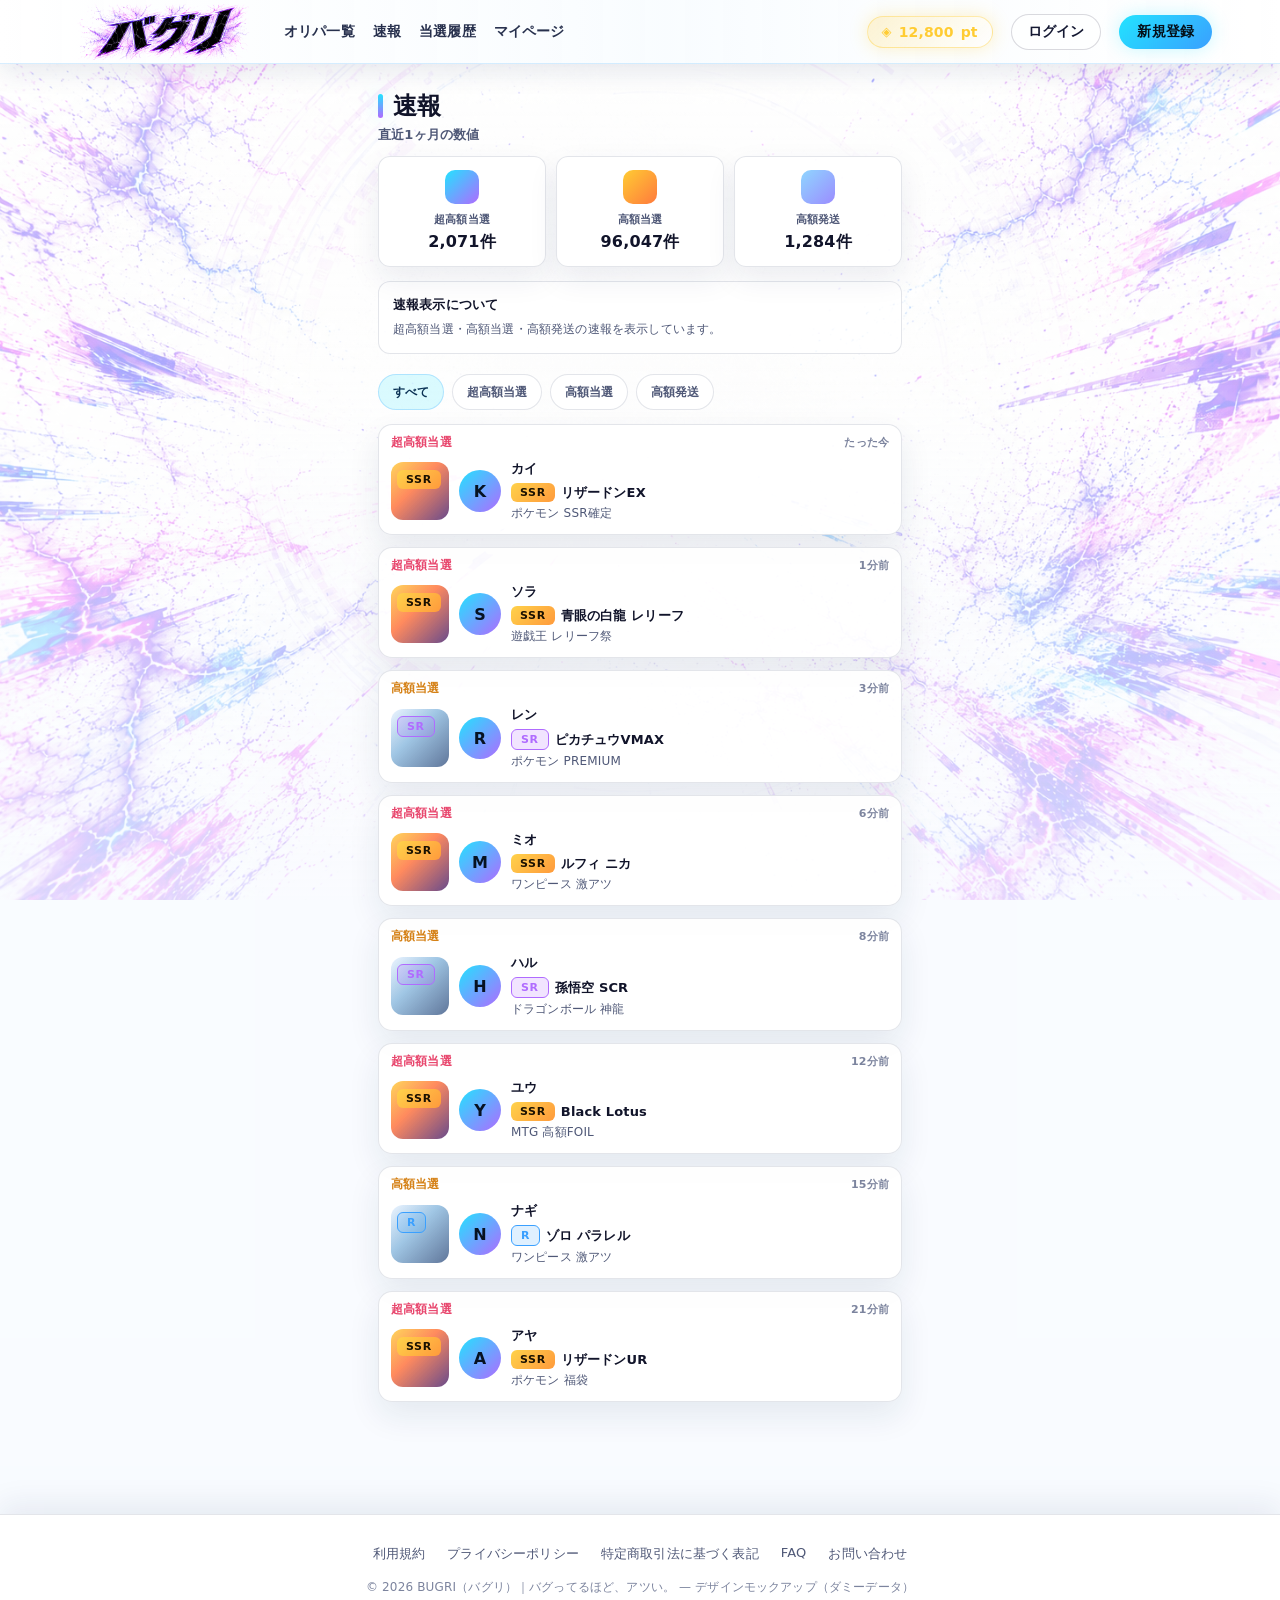
<file: news.html>
<!DOCTYPE html>
<html lang="ja">
<head>
  <meta charset="UTF-8" />
  <meta name="viewport" content="width=device-width, initial-scale=1.0" />
  <title>速報｜BUGRI（バグリ）</title>
  <link rel="icon" type="image/png" href="assets/img/bugri-logo.png" />
  <link rel="stylesheet" href="assets/css/style.css" />
</head>
<body>
  <header class="header">
    <div class="header-inner">
      <a href="index.html" class="brand"><img class="brand-logo" src="assets/img/bugri-wordmark.png" alt="BUGRI バグリ"></a>
      <nav class="hnav">
        <a href="index.html#oripa-list">オリパ一覧</a>
        <a href="news.html">速報</a>
        <a href="mypage.html#history">当選履歴</a>
        <a href="mypage.html">マイページ</a>
      </nav>
      <div class="header-spacer"></div>
      <span class="points-pill"><span class="pt-ico">◈</span><span id="hdr-points">0</span> pt</span>
      <a href="login.html" class="btn-login">ログイン</a>
      <a href="register.html" class="btn-signup">新規登録</a>
    </div>
  </header>

  <main class="main">
    <div class="wrap news-page">
      <div class="page-head"><h1 class="page-title">速報</h1></div>
      <div class="news-period">直近1ヶ月の数値</div>
      <section class="news-stats" id="news-stats"></section>
      <section class="news-guide">
        <div class="news-guide-title">速報表示について</div>
        <p>超高額当選・高額当選・高額発送の速報を表示しています。</p>
      </section>
      <nav class="news-tabs" id="news-tabs"></nav>
      <section class="news-list" id="news-list"></section>
    </div>
  </main>

  <footer class="footer">
    <div class="wrap">
      <div class="footer-links">
        <a href="terms.html">利用規約</a>
        <a href="privacy.html">プライバシーポリシー</a>
        <a href="legal.html">特定商取引法に基づく表記</a>
        <a href="faq.html">FAQ</a>
        <a href="contact.html">お問い合わせ</a>
      </div>
      <p class="footer-copy">&copy; 2026 BUGRI（バグリ）｜バグってるほど、アツい。 — デザインモックアップ（ダミーデータ）</p>
    </div>
  </footer>

  <nav class="bottom-nav">
    <a href="index.html#oripa-list" data-nav="list"><i class="nav-pack-icon" aria-hidden="true"></i><span>オリパ一覧</span></a>
    <a href="news.html" class="on" data-nav="news"><i>!</i><span>速報</span></a>
    <a href="mypage.html#history"><i class="nav-target-icon" aria-hidden="true"></i><span>当選履歴</span></a>
    <a href="mypage.html"><i>◈</i><span>マイページ</span></a>
  </nav>

  <script src="assets/js/data.js"></script>
  <script src="assets/js/app.js"></script>
  <script>renderNewsPage();</script>
</body>
</html>
</file>
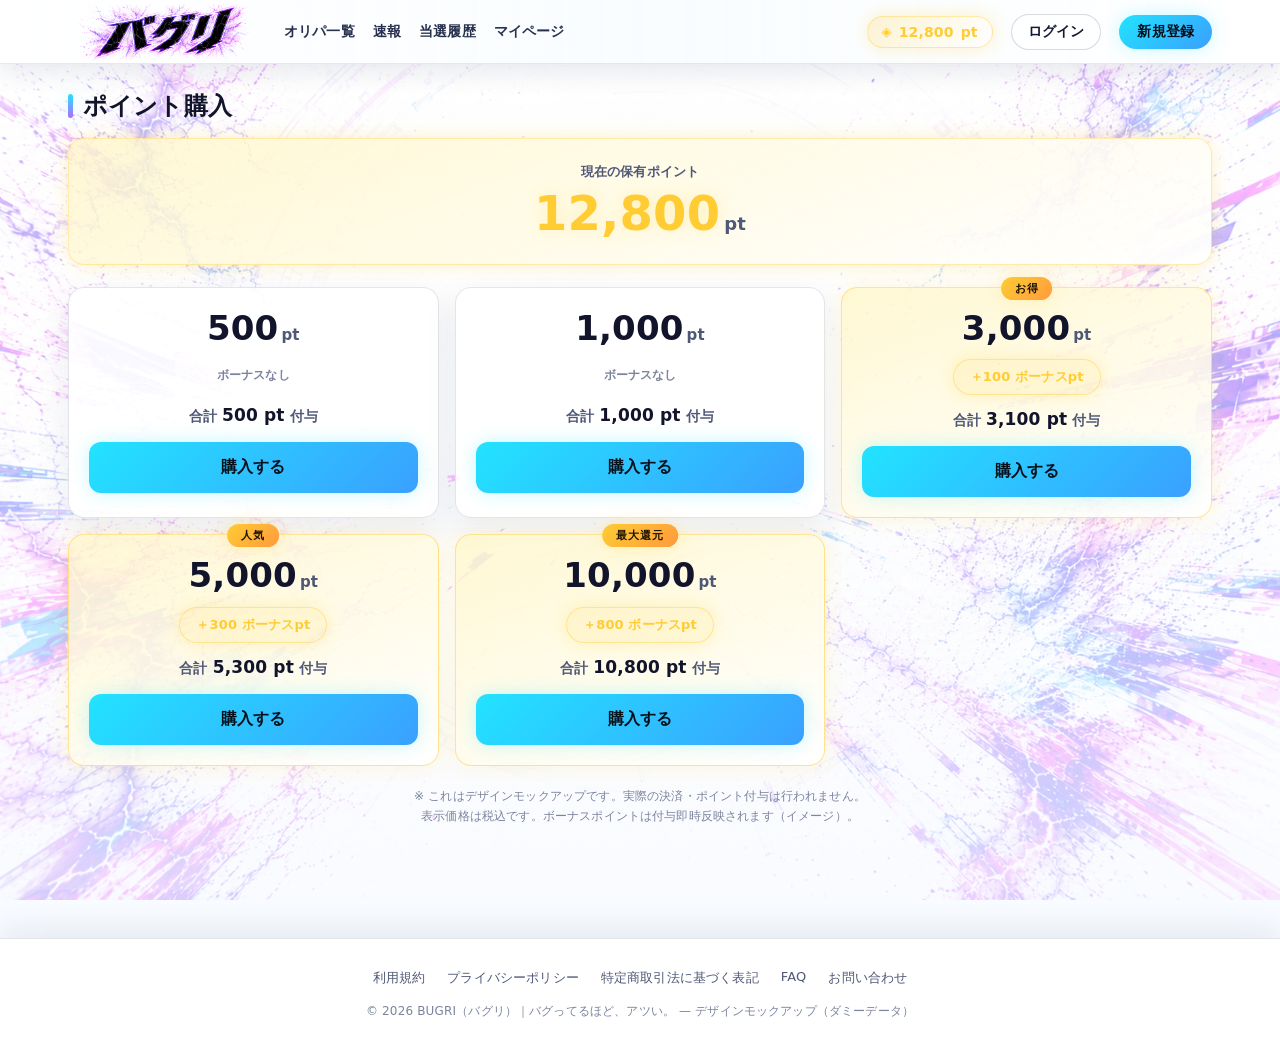
<file: point.html>
<!DOCTYPE html><html lang="ja"><head>
<meta charset="UTF-8"><meta name="viewport" content="width=device-width, initial-scale=1.0">
<title>ポイント購入｜BUGRI（バグリ）</title>
<link rel="icon" type="image/png" href="assets/img/bugri-logo.png">
<link rel="stylesheet" href="assets/css/style.css">
</head><body>
  <header class="header">
    <div class="header-inner">
      <a href="index.html" class="brand"><img class="brand-logo" src="assets/img/bugri-wordmark.png" alt="BUGRI バグリ"></a>
      <nav class="hnav">
        <a href="index.html#oripa-list">オリパ一覧</a>
        <a href="news.html">速報</a>
        <a href="mypage.html#history">当選履歴</a>
        <a href="mypage.html">マイページ</a>
      </nav>
      <div class="header-spacer"></div>
      <span class="points-pill"><span class="pt-ico">◈</span><span id="hdr-points">12,800</span> pt</span>
      <a href="login.html" class="btn-login">ログイン</a>
      <a href="register.html" class="btn-signup">新規登録</a>
    </div>
  </header>

  <main class="main">
    <div class="wrap">
      <div class="page-head"><h1 class="page-title">ポイント購入</h1></div>

      <!-- 現在保有 -->
      <section class="pt-balance">
        <div class="pt-balance-label">現在の保有ポイント</div>
        <div class="pt-balance-num"><span id="pt-balance">12,800</span><small>pt</small></div>
      </section>

      <!-- 購入プラン -->
      <section class="pt-plans" id="pt-plans"></section>
      <p class="pt-note">※ これはデザインモックアップです。実際の決済・ポイント付与は行われません。<br>表示価格は税込です。ボーナスポイントは付与即時反映されます（イメージ）。</p>
    </div>
  </main>

  <footer class="footer"><div class="wrap">
    <div class="footer-links"><a href="terms.html">利用規約</a><a href="privacy.html">プライバシーポリシー</a><a href="legal.html">特定商取引法に基づく表記</a><a href="faq.html">FAQ</a><a href="contact.html">お問い合わせ</a></div>
    <p class="footer-copy">&copy; 2026 BUGRI（バグリ）｜バグってるほど、アツい。 — デザインモックアップ（ダミーデータ）</p>
  </div></footer>

  <nav class="bottom-nav">
    <a href="index.html#oripa-list"><i class="nav-pack-icon" aria-hidden="true"></i><span>オリパ一覧</span></a>
    <a href="news.html" data-nav="news"><i>!</i><span>速報</span></a>
    <a href="mypage.html#history"><i class="nav-target-icon" aria-hidden="true"></i><span>当選履歴</span></a>
    <a href="mypage.html"><i>◈</i><span>マイページ</span></a>
  </nav>

  <script src="assets/js/data.js"></script>
  <script>
  (function () {
    var fmt = function (n) { return Number(n).toLocaleString('ja-JP'); };

    // 現在保有（data.js の USER_POINTS を使用、無ければ 12,800）
    var pts = (typeof USER_POINTS !== 'undefined') ? USER_POINTS : 12800;
    document.getElementById('pt-balance').textContent = fmt(pts);

    // 購入プラン（高額ほどお得）
    var PLANS = [
      { amt: 500,   bonus: 0,   flag: null },
      { amt: 1000,  bonus: 0,   flag: null },
      { amt: 3000,  bonus: 100, flag: 'お得' },
      { amt: 5000,  bonus: 300, flag: '人気' },
      { amt: 10000, bonus: 800, flag: '最大還元' },
    ];

    document.getElementById('pt-plans').innerHTML = PLANS.map(function (p) {
      var hot = p.bonus > 0;
      var total = p.amt + p.bonus;
      var bonusHtml = p.bonus > 0
        ? '<span class="bonus-chip">＋' + fmt(p.bonus) + ' ボーナスpt</span>'
        : '<span class="pt-nobonus">ボーナスなし</span>';
      return '<div class="pt-plan' + (hot ? ' hot' : '') + '">' +
        (p.flag ? '<span class="pt-plan-flag">' + p.flag + '</span>' : '') +
        '<div class="pt-plan-amt">' + fmt(p.amt) + '<small>pt</small></div>' +
        '<div class="pt-plan-bonus">' + bonusHtml + '</div>' +
        '<div class="pt-plan-price">合計 <b>' + fmt(total) + ' pt</b> 付与</div>' +
        '<button class="btn-primary-full" data-amt="' + p.amt + '" data-total="' + total + '">購入する</button>' +
        '</div>';
    }).join('');

    // 購入ボタン（見た目のみ）
    document.querySelectorAll('#pt-plans .btn-primary-full').forEach(function (b) {
      b.addEventListener('click', function (e) {
        e.preventDefault();
        alert(fmt(b.getAttribute('data-total')) + ' pt を購入しました（デザインモックアップ）');
      });
    });
  })();
  </script>
</body></html>
</file>
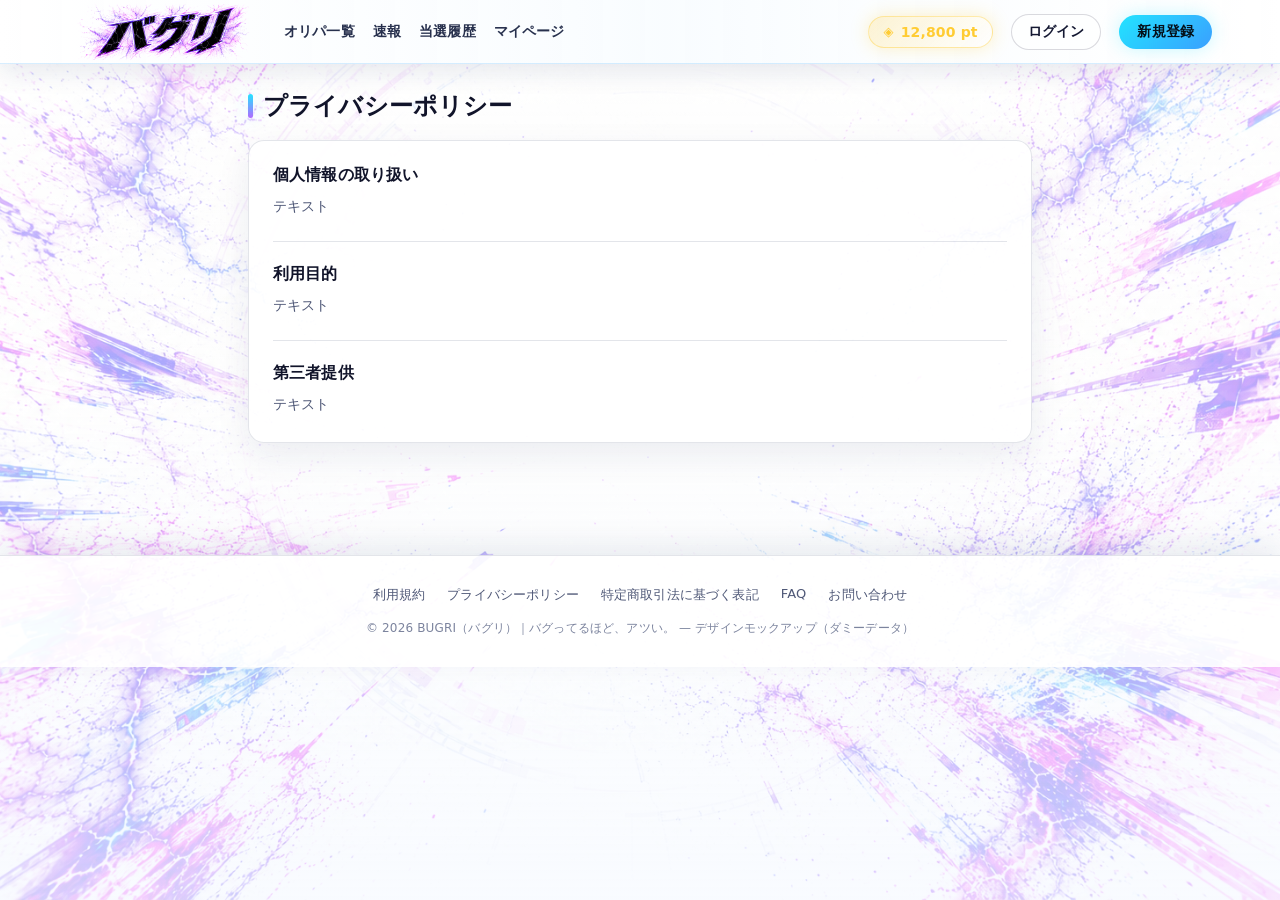
<file: privacy.html>
<!DOCTYPE html><html lang="ja"><head>
<meta charset="UTF-8"><meta name="viewport" content="width=device-width, initial-scale=1.0">
<title>プライバシーポリシー｜BUGRI（バグリ）</title>
<link rel="icon" type="image/png" href="assets/img/bugri-logo.png">
<link rel="stylesheet" href="assets/css/style.css">
</head><body>
<header class="header"><div class="header-inner"><a href="index.html" class="brand"><img class="brand-logo" src="assets/img/bugri-wordmark.png" alt="BUGRI バグリ"></a><nav class="hnav"><a href="index.html#oripa-list">オリパ一覧</a><a href="news.html">速報</a><a href="mypage.html#history">当選履歴</a><a href="mypage.html">マイページ</a></nav><div class="header-spacer"></div><span class="points-pill"><span class="pt-ico">◈</span>12,800 pt</span><a href="login.html" class="btn-login">ログイン</a><a href="register.html" class="btn-signup">新規登録</a></div></header>
<main class="main"><div class="wrap text-page"><div class="page-head"><h1 class="page-title">プライバシーポリシー</h1></div><section class="text-card"><div class="text-section"><h2>個人情報の取り扱い</h2><p>テキスト</p></div><div class="text-section"><h2>利用目的</h2><p>テキスト</p></div><div class="text-section"><h2>第三者提供</h2><p>テキスト</p></div></section></div></main>
<footer class="footer"><div class="wrap"><div class="footer-links"><a href="terms.html">利用規約</a><a href="privacy.html">プライバシーポリシー</a><a href="legal.html">特定商取引法に基づく表記</a><a href="faq.html">FAQ</a><a href="contact.html">お問い合わせ</a></div><p class="footer-copy">&copy; 2026 BUGRI（バグリ）｜バグってるほど、アツい。 — デザインモックアップ（ダミーデータ）</p></div></footer>
<nav class="bottom-nav"><a href="index.html#oripa-list"><i class="nav-pack-icon" aria-hidden="true"></i><span>オリパ一覧</span></a><a href="news.html" data-nav="news"><i>!</i><span>速報</span></a><a href="mypage.html#history"><i class="nav-target-icon" aria-hidden="true"></i><span>当選履歴</span></a><a href="mypage.html"><i>◈</i><span>マイページ</span></a></nav>
</body></html>
</file>
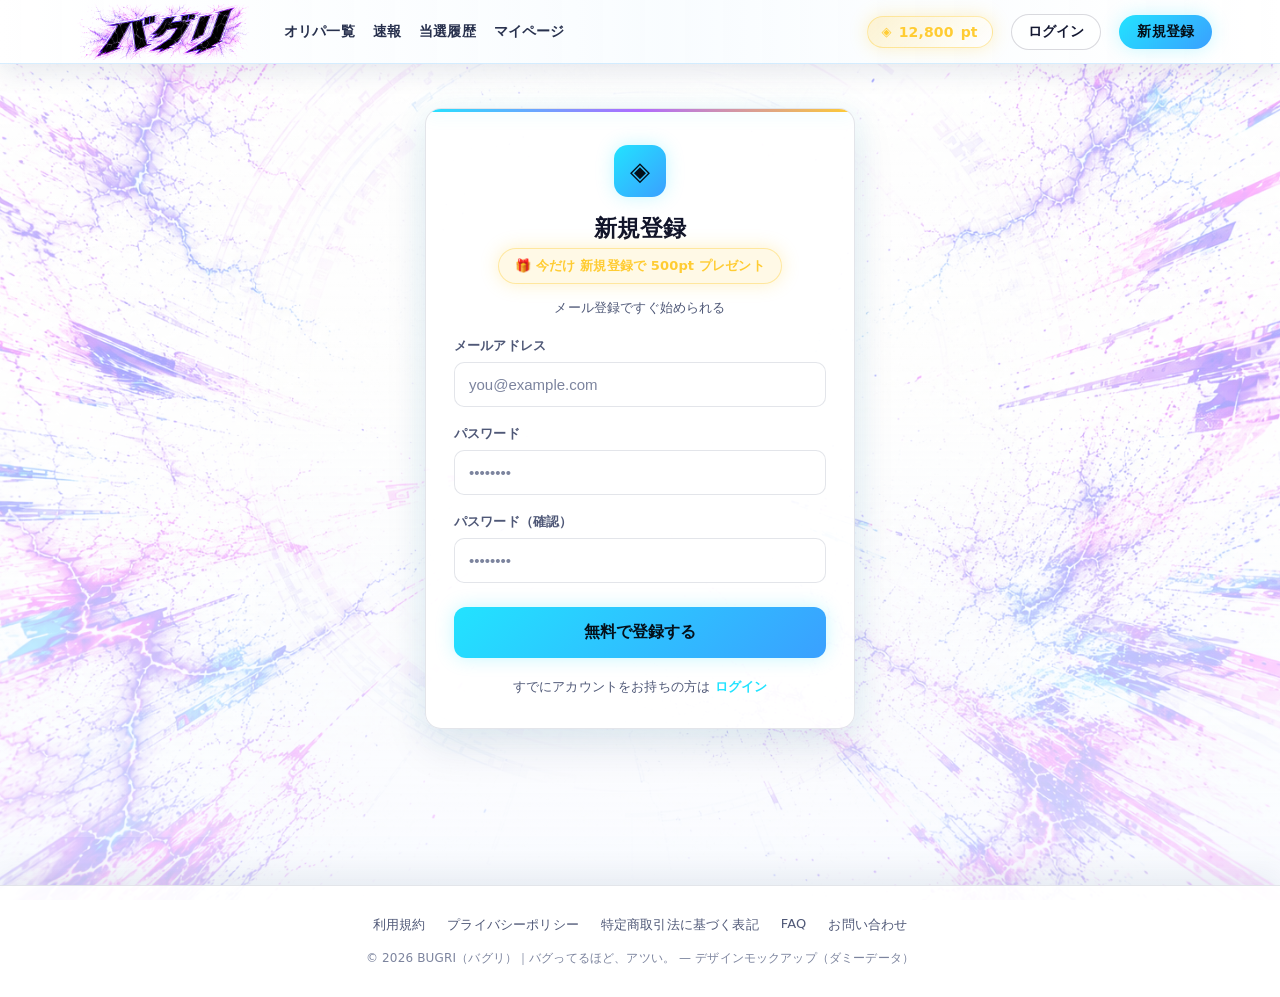
<file: register.html>
<!DOCTYPE html><html lang="ja"><head>
<meta charset="UTF-8"><meta name="viewport" content="width=device-width, initial-scale=1.0">
<title>新規登録｜BUGRI（バグリ）</title>
<link rel="icon" type="image/png" href="assets/img/bugri-logo.png">
<link rel="stylesheet" href="assets/css/style.css">
</head><body>
<header class="header">
  <div class="header-inner">
    <a href="index.html" class="brand"><img class="brand-logo" src="assets/img/bugri-wordmark.png" alt="BUGRI バグリ"></a>
    <nav class="hnav">
      <a href="index.html#oripa-list">オリパ一覧</a>
      <a href="news.html">速報</a>
      <a href="mypage.html#history">当選履歴</a>
      <a href="mypage.html">マイページ</a>
    </nav>
    <div class="header-spacer"></div>
    <span class="points-pill"><span class="pt-ico">◈</span><span id="hdr-points">12,800</span> pt</span>
    <a href="login.html" class="btn-login">ログイン</a>
    <a href="register.html" class="btn-signup">新規登録</a>
  </div>
</header>

<main class="main">
  <div class="auth-wrap">
    <form class="auth-card au-card" onsubmit="return false">
      <span class="au-mark">◈</span>
      <h1 class="auth-title">新規登録</h1>
      <div class="au-bonus-row">
        <span class="bonus-chip">🎁 今だけ 新規登録で 500pt プレゼント</span>
      </div>
      <p class="auth-sub">メール登録ですぐ始められる</p>

      <div class="field">
        <label for="reg-email">メールアドレス</label>
        <input id="reg-email" type="email" placeholder="you@example.com" autocomplete="email">
      </div>
      <div class="field">
        <label for="reg-password">パスワード</label>
        <input id="reg-password" type="password" placeholder="••••••••" autocomplete="new-password">
      </div>
      <div class="field">
        <label for="reg-password2">パスワード（確認）</label>
        <input id="reg-password2" type="password" placeholder="••••••••" autocomplete="new-password">
      </div>

      <button class="btn-primary-full" type="submit">無料で登録する</button>

      <p class="auth-alt">すでにアカウントをお持ちの方は <a href="login.html">ログイン</a></p>
    </form>
  </div>
</main>

<footer class="footer"><div class="wrap">
  <div class="footer-links"><a href="terms.html">利用規約</a><a href="privacy.html">プライバシーポリシー</a><a href="legal.html">特定商取引法に基づく表記</a><a href="faq.html">FAQ</a><a href="contact.html">お問い合わせ</a></div>
  <p class="footer-copy">&copy; 2026 BUGRI（バグリ）｜バグってるほど、アツい。 — デザインモックアップ（ダミーデータ）</p>
</div></footer>

<nav class="bottom-nav">
  <a href="index.html#oripa-list"><i class="nav-pack-icon" aria-hidden="true"></i><span>オリパ一覧</span></a>
  <a href="news.html" data-nav="news"><i>!</i><span>速報</span></a>
  <a href="mypage.html#history"><i class="nav-target-icon" aria-hidden="true"></i><span>当選履歴</span></a>
  <a href="mypage.html"><i>◈</i><span>マイページ</span></a>
</nav>
</body></html>
</file>
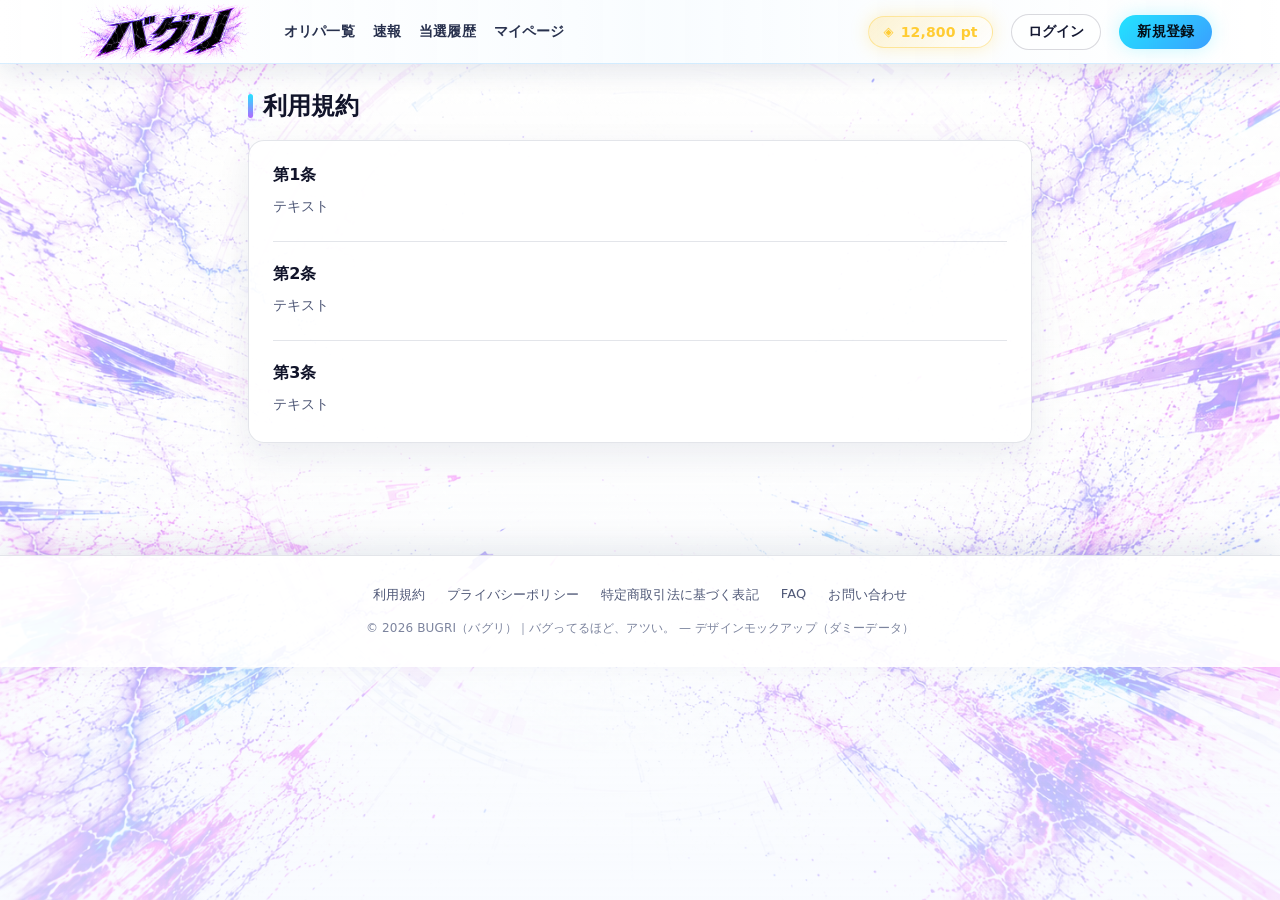
<file: terms.html>
<!DOCTYPE html><html lang="ja"><head>
<meta charset="UTF-8"><meta name="viewport" content="width=device-width, initial-scale=1.0">
<title>利用規約｜BUGRI（バグリ）</title>
<link rel="icon" type="image/png" href="assets/img/bugri-logo.png">
<link rel="stylesheet" href="assets/css/style.css">
</head><body>
<header class="header"><div class="header-inner"><a href="index.html" class="brand"><img class="brand-logo" src="assets/img/bugri-wordmark.png" alt="BUGRI バグリ"></a><nav class="hnav"><a href="index.html#oripa-list">オリパ一覧</a><a href="news.html">速報</a><a href="mypage.html#history">当選履歴</a><a href="mypage.html">マイページ</a></nav><div class="header-spacer"></div><span class="points-pill"><span class="pt-ico">◈</span>12,800 pt</span><a href="login.html" class="btn-login">ログイン</a><a href="register.html" class="btn-signup">新規登録</a></div></header>
<main class="main"><div class="wrap text-page"><div class="page-head"><h1 class="page-title">利用規約</h1></div><section class="text-card"><div class="text-section"><h2>第1条</h2><p>テキスト</p></div><div class="text-section"><h2>第2条</h2><p>テキスト</p></div><div class="text-section"><h2>第3条</h2><p>テキスト</p></div></section></div></main>
<footer class="footer"><div class="wrap"><div class="footer-links"><a href="terms.html">利用規約</a><a href="privacy.html">プライバシーポリシー</a><a href="legal.html">特定商取引法に基づく表記</a><a href="faq.html">FAQ</a><a href="contact.html">お問い合わせ</a></div><p class="footer-copy">&copy; 2026 BUGRI（バグリ）｜バグってるほど、アツい。 — デザインモックアップ（ダミーデータ）</p></div></footer>
<nav class="bottom-nav"><a href="index.html#oripa-list"><i class="nav-pack-icon" aria-hidden="true"></i><span>オリパ一覧</span></a><a href="news.html" data-nav="news"><i>!</i><span>速報</span></a><a href="mypage.html#history"><i class="nav-target-icon" aria-hidden="true"></i><span>当選履歴</span></a><a href="mypage.html"><i>◈</i><span>マイページ</span></a></nav>
</body></html>
</file>
<file: assets/css/style.css>
/* =====================================================================
 * BUGRI（バグリ）— ダークネオン デザインシステム（mockup）
 * ZONe（SFネオン） × DOPA（オリパ導線） × 復元レア度トークン
 * =================================================================== */

/* ---------- 1. デザイントークン ---------- */
:root {
  /* 背景・面 */
  --bg:        #06070f;   /* ディープスペース */
  --bg-grad-1: #0a0c1c;
  --bg-grad-2: #050610;
  --panel:     #0d1020;   /* セクション面 */
  --card:      #141832;   /* カード面 */
  --card-2:    #1b2046;
  --line:      rgba(120,140,255,.12);
  --line-2:    rgba(120,140,255,.22);

  /* ネオン */
  --cyan:   #22e3ff;      /* ZONe シグネチャ */
  --blue:   #3aa0ff;
  --purple: #b06bff;
  --pink:   #ff5fd2;
  --gold:   #ffcc33;      /* 価格・SSR強調 */

  /* テキスト */
  --text:     #f2f4ff;
  --text-sub: #8b90b5;
  --text-dim: #5a5f82;

  /* レア度 */
  --ssr: linear-gradient(135deg, #ffcc33 0%, #ff7ad1 38%, #b06bff 64%, #22e3ff 100%);
  --sr:  #b06bff;
  --r:   #3aa0ff;
  --n:   #7c819f;

  /* 効果 */
  --glow-cyan: 0 0 24px rgba(34,227,255,.45);
  --glow-gold: 0 0 28px rgba(255,204,51,.45);
  --radius: 16px;
  --radius-sm: 10px;
  --maxw: 1180px;
  --header-h: 64px;
  --font: "Hiragino Kaku Gothic ProN", "Noto Sans JP", -apple-system, "Segoe UI", system-ui, sans-serif;
}

/* ---------- 2. ベース ---------- */
* { box-sizing: border-box; margin: 0; padding: 0; }
html { scroll-behavior: smooth; min-height: 100%; }
body {
  font-family: var(--font);
  color: var(--text);
  background: #f8fbff url("../img/bugri-bg.png") center center / cover fixed no-repeat;
  min-height: 100vh;
  position: relative;
  isolation: isolate;
  letter-spacing: .01em;
  -webkit-font-smoothing: antialiased;
}
@media (max-width: 760px) {
  body {
    background: #f8fbff url("../img/bugri-bg-sp.png") center top / cover scroll no-repeat;
  }
}
body::before {
  content: "";
  position: fixed;
  inset: 0;
  z-index: 0;
  pointer-events: none;
  background: linear-gradient(
    180deg,
    rgba(255,255,255,.70) 0%,
    rgba(255,255,255,.58) 42%,
    rgba(247,250,255,.82) 100%
  );
}
body > * { position: relative; z-index: 1; }
a { color: inherit; text-decoration: none; }
img { display: block; max-width: 100%; }
.wrap { max-width: var(--maxw); margin: 0 auto; padding: 0 18px; position: relative; z-index: 1; }
.main { position: relative; z-index: 1; padding-bottom: 64px; }

/* ---------- 3. ヘッダー ---------- */
.header {
  position: sticky; top: 0; z-index: 50; height: var(--header-h);
  background:
    linear-gradient(90deg, rgba(255,255,255,.80), rgba(244,248,255,.72) 52%, rgba(255,255,255,.80)),
    rgba(248,251,255,.78);
  backdrop-filter: blur(18px) saturate(1.18);
  border-bottom: 1px solid rgba(34,227,255,.22);
  box-shadow: 0 8px 28px rgba(4, 12, 28, .14);
}
.header-inner { max-width: var(--maxw); margin: 0 auto; height: 100%; padding: 0 18px;
  display: flex; align-items: center; gap: 18px; }
.logo {
  font-weight: 900; font-size: 22px; letter-spacing: .06em;
  background: linear-gradient(90deg, var(--cyan), var(--purple));
  -webkit-background-clip: text; background-clip: text; color: transparent;
  text-shadow: 0 0 18px rgba(34,227,255,.25); white-space: nowrap;
}
.logo span { font-weight: 900; }
.header-spacer { flex: 1; }
.points-pill {
  display: inline-flex; align-items: center; gap: 7px;
  padding: 7px 14px; border-radius: 999px;
  background: linear-gradient(135deg, rgba(255,204,51,.22), rgba(255,255,255,.70));
  border: 1px solid rgba(255,204,51,.4); color: var(--gold);
  font-weight: 800; font-size: 14px; box-shadow: var(--glow-gold);
}
.points-pill .pt-ico { font-size: 13px; }
.btn-login {
  padding: 8px 16px; border-radius: 999px; font-weight: 800; font-size: 14px;
  border: 1px solid rgba(20,24,50,.16); color: #141832;
  background: rgba(255,255,255,.68);
}
.btn-signup {
  padding: 8px 18px; border-radius: 999px; font-weight: 800; font-size: 14px;
  color: #04101a; background: linear-gradient(135deg, var(--cyan), var(--blue));
  box-shadow: var(--glow-cyan);
}
.btn-login:hover, .btn-signup:hover { filter: brightness(1.1); }

/* ---------- 4. ヒーローバナー（カルーセル） ---------- */
.hero { margin: 22px 0 10px; position: relative; }
.hero-track { display: flex; gap: 16px; overflow: hidden; scroll-snap-type: x mandatory;
  scroll-behavior: smooth; scrollbar-width: none; }
.hero-track::-webkit-scrollbar { display: none; }
.banner {
  flex: 0 0 100%; max-width: 100%; scroll-snap-align: center;
  height: 220px; border-radius: var(--radius); position: relative; overflow: hidden;
  border: 1px solid #e3e6ef; background: #ffffff;
  display: flex; flex-direction: column; justify-content: flex-end; padding: 22px;
}
.banner-title { font-size: 26px; font-weight: 900; line-height: 1.2; color: #11142a; }
.banner-sub { color: #5a5f82; margin-top: 6px; font-size: 14px; }
.hero-btn {
  position: absolute; top: 50%; z-index: 4; transform: translateY(-50%);
  width: 42px; height: 42px; border-radius: 999px; border: 1px solid var(--line);
  display: grid; place-items: center; cursor: pointer;
  color: var(--text); background: rgba(255,255,255,.86);
  box-shadow: 0 10px 24px rgba(24,44,84,.12);
  font-size: 28px; font-weight: 800; line-height: 1; transition: .15s;
}
.hero-btn:hover { color: #04101a; background: linear-gradient(135deg, var(--cyan), var(--blue)); }
.hero-btn-prev { left: 12px; }
.hero-btn-next { right: 12px; }
.hero-dots { display: flex; gap: 7px; justify-content: center; margin-top: 12px; }
.hero-dots button {
  width: 9px; height: 9px; border: 0; border-radius: 999px; padding: 0;
  background: var(--line-2); cursor: pointer; display: block; transition: .15s;
}
.hero-dots button.on { background: var(--cyan); box-shadow: var(--glow-cyan); width: 24px; }

/* ---------- 5. カテゴリタブ ---------- */
.cats { display: flex; gap: 9px; overflow-x: auto; padding: 14px 0 6px; scrollbar-width: none; }
.cats::-webkit-scrollbar { display: none; }
.cat {
  flex: 0 0 auto; padding: 9px 16px; border-radius: 999px; font-size: 14px; font-weight: 700;
  color: var(--text-sub); border: 1px solid var(--line); background: rgba(255,255,255,.02);
  cursor: pointer; transition: .15s; white-space: nowrap;
}
.cat:hover { color: var(--text); border-color: var(--line-2); }
.cat.on { color: #04101a; background: linear-gradient(135deg, var(--cyan), var(--blue));
  border-color: transparent; box-shadow: var(--glow-cyan); }

/* ---------- 6. セクション見出し / ソート ---------- */
.sec-head { display: flex; align-items: center; justify-content: space-between;
  margin: 26px 0 16px; gap: 12px; flex-wrap: wrap; }
.sec-title { font-size: 20px; font-weight: 900; display: flex; align-items: center; gap: 10px; }
.sec-title::before { content: ""; width: 5px; height: 22px; border-radius: 3px;
  background: linear-gradient(var(--cyan), var(--purple)); box-shadow: var(--glow-cyan); }
.sec-count { font-size: 13px; color: var(--text-sub); font-weight: 700; }
.sort-select { position: relative; margin-left: auto; }
.sort-trigger {
  display: inline-flex; align-items: center; gap: 7px; min-height: 36px;
  padding: 8px 12px; border: 0; border-radius: 8px;
  color: #a9355d; background: transparent; cursor: pointer;
  font-size: 13px; font-weight: 800; line-height: 1;
}
.sort-icon { font-size: 14px; line-height: 1; }
.sort-menu {
  position: absolute; top: calc(100% + 8px); right: 0; z-index: 20;
  min-width: 190px; padding: 8px 0; border-radius: 6px;
  background: rgba(255,255,255,.98); border: 1px solid var(--line);
  box-shadow: 0 18px 36px rgba(24,44,84,.16);
  opacity: 0; visibility: hidden; transform: translateY(-4px); transition: .15s;
}
.sort-select.is-open .sort-menu { opacity: 1; visibility: visible; transform: translateY(0); }
.sort-option {
  width: 100%; min-height: 34px; padding: 8px 12px;
  display: flex; align-items: center; justify-content: space-between; gap: 14px;
  border: 0; background: transparent; color: var(--text);
  cursor: pointer; font-size: 13px; font-weight: 700; text-align: left;
}
.sort-option:hover { background: #f7f4f7; color: #a9355d; }
.sort-check { color: #a9355d; opacity: 0; font-size: 13px; }
.sort-option.on .sort-check { opacity: 1; }

/* ---------- 7. オリパグリッド ---------- */
.grid { display: grid; grid-template-columns: repeat(4, 1fr); gap: 18px; }
.oripa {
  position: relative; border-radius: var(--radius); overflow: hidden;
  background: var(--card); border: 1px solid var(--line);
  cursor: pointer; transition: transform .18s, box-shadow .18s, border-color .18s;
}
.oripa:hover { transform: translateY(-4px);
  border-color: rgba(34,227,255,.5); box-shadow: 0 14px 40px rgba(0,0,0,.5), var(--glow-cyan); }
.oripa.soldout { opacity: .55; filter: grayscale(.5); }

/* サムネ（画像なし → テーマ別グラデ＋グリフで演出） */
/* サムネは画像が無い場合 白ベースのプレースホルダ */
.thumb { position: relative; aspect-ratio: 4 / 3; overflow: hidden; background: #ffffff; }
.img-empty { position: absolute; inset: 0; display: flex; align-items: center; justify-content: center;
  color: #c2c7d6; font-size: 12px; font-weight: 700; letter-spacing: .2em; }

/* 在庫 */
.badge-soldout { position: absolute; inset: 0; z-index: 3; display: grid; place-items: center;
  background: rgba(5,6,16,.55); font-size: 26px; font-weight: 900; letter-spacing: .1em;
  color: #cfd3e8; }
.stock-pill { position: absolute; right: 10px; bottom: 10px; z-index: 2;
  font-size: 11px; font-weight: 800; padding: 4px 9px; border-radius: 999px;
  background: rgba(5,6,16,.7); border: 1px solid var(--line-2); color: var(--text); }

/* カード情報 */
.oripa-body { padding: 13px 14px 16px; }
.oripa-name { font-size: 14px; font-weight: 800; line-height: 1.35; min-height: 38px;
  display: -webkit-box; -webkit-line-clamp: 2; -webkit-box-orient: vertical; overflow: hidden; }
.oripa-price { margin-top: 9px; font-size: 22px; font-weight: 900; color: var(--gold);
  text-shadow: 0 0 16px rgba(255,204,51,.25); }
.oripa-price small { font-size: 12px; color: var(--text-sub); font-weight: 700; margin-left: 3px;
  text-shadow: none; }
.gauge { margin-top: 11px; height: 7px; border-radius: 999px; overflow: hidden;
  background: rgba(255,255,255,.07); }
.gauge i { display: block; height: 100%; border-radius: 999px;
  background: linear-gradient(90deg, var(--cyan), var(--purple)); box-shadow: var(--glow-cyan); }
.gauge.low i { background: linear-gradient(90deg, #ff9a3c, #ff2d55); box-shadow: 0 0 14px rgba(255,45,85,.4); }
.stock-text { margin-top: 6px; font-size: 11px; color: var(--text-sub); display: flex; justify-content: space-between; }

/* ---------- 8. 当選報告フィード ---------- */
/* ---------- 8. 速報ページ ---------- */
.news-page {
  max-width: 560px;
}
.news-period {
  margin: -4px 0 12px;
  color: var(--text-sub);
  font-size: 13px;
  font-weight: 800;
}
.news-stats {
  display: grid;
  grid-template-columns: repeat(3, minmax(0, 1fr));
  gap: 10px;
}
.news-stat {
  min-width: 0;
  padding: 13px 9px;
  border: 1px solid var(--line);
  border-radius: 12px;
  background: var(--card);
  box-shadow: 0 12px 30px rgba(24,44,84,.08);
}
.news-stat-icon {
  width: 34px;
  height: 34px;
  margin: 0 auto 8px;
  border-radius: 10px;
  background: linear-gradient(135deg, var(--cyan), var(--purple));
}
.news-stat-high .news-stat-icon {
  background: linear-gradient(135deg, var(--gold), #ff7a3d);
}
.news-stat-ship .news-stat-icon {
  background: linear-gradient(135deg, #8fd6ff, #9b8cff);
}
.news-stat-label {
  font-size: 11px;
  font-weight: 900;
  color: var(--text-sub);
  text-align: center;
  white-space: nowrap;
}
.news-stat-value {
  margin-top: 5px;
  font-size: 16px;
  font-weight: 900;
  text-align: center;
}
.news-guide {
  margin-top: 14px;
  padding: 14px;
  border: 1px solid var(--line);
  border-radius: 12px;
  background: rgba(255,255,255,.72);
}
.news-guide-title {
  font-size: 13px;
  font-weight: 900;
}
.news-guide p {
  margin-top: 6px;
  color: var(--text-sub);
  font-size: 12px;
  line-height: 1.6;
}
.news-tabs {
  display: flex;
  gap: 8px;
  overflow-x: auto;
  margin: 18px -4px 0;
  padding: 2px 4px 8px;
  scrollbar-width: none;
}
.news-tabs::-webkit-scrollbar {
  display: none;
}
.news-tabs button {
  flex: 0 0 auto;
  min-height: 36px;
  padding: 0 14px;
  border: 1px solid var(--line);
  border-radius: 999px;
  background: rgba(255,255,255,.78);
  color: var(--text-sub);
  font-size: 12px;
  font-weight: 900;
}
.news-tabs button.on {
  color: #0a3154;
  border-color: var(--line-2);
  background: rgba(34,227,255,.16);
}
.news-list {
  display: flex;
  flex-direction: column;
  gap: 12px;
  margin-top: 6px;
}
.news-card {
  overflow: hidden;
  border: 1px solid var(--line);
  border-radius: 14px;
  background: var(--card);
  box-shadow: 0 14px 32px rgba(24,44,84,.09);
}
.news-card-head {
  display: flex;
  align-items: center;
  justify-content: space-between;
  gap: 12px;
  padding: 9px 12px 0;
}
.news-kind {
  color: #e8466d;
  font-size: 12px;
  font-weight: 900;
}
.news-card-high .news-kind {
  color: #d58116;
}
.news-card-ship .news-kind {
  color: #497ec8;
}
.news-time {
  color: var(--text-dim);
  font-size: 11px;
  font-weight: 700;
  white-space: nowrap;
}
.news-card-body {
  display: grid;
  grid-template-columns: 58px 42px minmax(0, 1fr);
  align-items: center;
  gap: 10px;
  padding: 9px 12px 12px;
}
.news-thumb {
  aspect-ratio: 1 / 1;
  padding: 6px;
  border-radius: 12px;
  background:
    radial-gradient(circle at 72% 24%, rgba(255,255,255,.9), transparent 0 13%, transparent 25%),
    linear-gradient(135deg, rgba(255,211,80,.94), rgba(255,109,54,.80) 42%, rgba(80,45,120,.86));
}
.news-card-high .news-thumb {
  background:
    radial-gradient(circle at 70% 24%, rgba(255,255,255,.86), transparent 0 13%, transparent 25%),
    linear-gradient(135deg, rgba(235,244,255,.96), rgba(123,176,218,.72) 42%, rgba(61,88,132,.82));
}
.news-avatar {
  width: 42px;
  height: 42px;
  display: grid;
  place-items: center;
  border-radius: 999px;
  color: #071222;
  background: linear-gradient(135deg, var(--cyan), var(--purple));
  font-weight: 900;
}
.news-main {
  min-width: 0;
}
.news-user {
  font-size: 13px;
  font-weight: 900;
}
.news-title {
  display: flex;
  align-items: center;
  gap: 6px;
  margin-top: 5px;
  font-size: 13px;
  font-weight: 900;
  white-space: nowrap;
  overflow: hidden;
  text-overflow: ellipsis;
}
.news-pack {
  margin-top: 3px;
  color: var(--text-sub);
  font-size: 12px;
  white-space: nowrap;
  overflow: hidden;
  text-overflow: ellipsis;
}

/* ---------- 9. レア度バッジ ---------- */
.rb { display: inline-block; font-size: 11px; font-weight: 900; letter-spacing: .06em;
  padding: 3px 9px; border-radius: 6px; }
.rb.ssr { background: linear-gradient(135deg, #ffd24a, #ff9a3c); color: #1a1000; }
.rb.sr { background: rgba(176,107,255,.18); color: var(--purple); border: 1px solid var(--purple); }
.rb.r  { background: rgba(58,160,255,.16); color: var(--blue);   border: 1px solid var(--blue); }
.rb.n  { background: rgba(124,129,159,.16); color: #b9bedb; border: 1px solid var(--n); }

/* ---------- 10. フッター ---------- */
.footer { margin-top: 48px; border-top: 1px solid var(--line);
  background: rgba(5,6,16,.6); padding: 30px 0; }
.footer-links { display: flex; gap: 22px; flex-wrap: wrap; justify-content: center;
  font-size: 13px; color: var(--text-sub); }
.footer-links a:hover { color: var(--cyan); }
.footer-copy { text-align: center; margin-top: 16px; font-size: 12px; color: var(--text-dim); }

/* =====================================================================
 * 詳細ページ
 * =================================================================== */
.crumb { font-size: 13px; color: var(--text-sub); margin: 18px 0; }
.crumb a:hover { color: var(--cyan); }
.detail { display: grid; grid-template-columns: 1fr 1fr; gap: 28px; align-items: start; }
.detail-visual { border-radius: var(--radius); overflow: hidden; border: 1px solid var(--line-2);
  position: sticky; top: 84px; }
.detail-visual .thumb { aspect-ratio: 1 / 1; }
.detail-visual .img-empty { font-size: 14px; }

.detail-name { font-size: 26px; font-weight: 900; line-height: 1.25; }
.detail-desc { color: var(--text-sub); margin-top: 12px; line-height: 1.7; font-size: 14px; }
.detail-price { margin-top: 20px; font-size: 40px; font-weight: 900; color: var(--gold);
  text-shadow: var(--glow-gold); }
.detail-price small { font-size: 15px; color: var(--text-sub); font-weight: 700; margin-left: 6px;
  text-shadow: none; }
.detail-stock { margin-top: 14px; font-size: 13px; color: var(--text-sub); }
.detail-stock b { color: var(--text); font-size: 16px; }
.detail .gauge { margin-top: 8px; height: 9px; }

.draw-btn {
  width: 100%; margin-top: 22px; padding: 18px; border: none; cursor: pointer;
  border-radius: 14px; font-size: 18px; font-weight: 900; letter-spacing: .03em;
  color: #04101a; background: linear-gradient(135deg, var(--gold), #ff9a3c);
  box-shadow: var(--glow-gold); transition: .15s; position: relative; overflow: hidden;
}
.draw-btn:hover { filter: brightness(1.08); transform: translateY(-2px); }
.draw-btn:disabled { background: #2a2f45; color: var(--text-dim); box-shadow: none; cursor: not-allowed; }
.draw-btn .sheen { display: none; }

.draw-multi { display: flex; gap: 10px; margin-top: 12px; }
.draw-multi button { flex: 1; padding: 12px; border-radius: 12px; cursor: pointer;
  font-weight: 800; font-size: 14px; color: var(--text);
  background: rgba(255,255,255,.04); border: 1px solid var(--line-2); }
.draw-multi button:hover { border-color: var(--cyan); color: var(--cyan); }

.prize-list {
  display: flex;
  flex-direction: column;
  align-items: center;
  gap: 24px;
  margin-top: 28px;
}
.prize-block {
  width: min(100%, 340px);
  display: grid;
  justify-items: center;
  gap: 14px;
}
.prize-label {
  width: 100%;
  min-height: 58px;
  display: flex;
  align-items: center;
  justify-content: center;
  gap: 3px;
  border: 4px solid rgba(0,0,0,.14);
  border-radius: 8px;
  color: #ffffff;
  text-shadow:
    2px 0 #111,
    -2px 0 #111,
    0 2px #111,
    0 -2px #111,
    0 3px 0 rgba(0,0,0,.22);
  box-shadow: inset 0 0 18px rgba(255,255,255,.64), 0 10px 22px rgba(24,44,84,.10);
}
.prize-label b {
  font-size: 42px;
  font-weight: 900;
  line-height: .9;
}
.prize-label span {
  font-size: 20px;
  font-weight: 900;
}
.prize-s .prize-label {
  background:
    linear-gradient(120deg, #1167ff 0%, #20e7ff 20%, #4eff72 42%, #fff847 58%, #ff7a18 74%, #dc005c 100%);
}
.prize-a .prize-label {
  color: #ffffff;
  background:
    linear-gradient(105deg, #9d6d05 0%, #f7dc67 34%, #fffbe4 51%, #d7a50d 70%, #815708 100%);
}
.prize-b .prize-label {
  background:
    linear-gradient(105deg, #586172 0%, #d9e2ef 40%, #ffffff 54%, #8f9aab 76%, #3f4654 100%);
}
.prize-c .prize-label {
  color: #ffffff;
  background:
    linear-gradient(105deg, #556070 0%, #aeb8c8 42%, #edf2f8 56%, #8792a4 76%, #454d5c 100%);
}
.prize-cards {
  width: 100%;
  display: grid;
  grid-template-columns: repeat(2, minmax(0, 1fr));
  gap: 12px;
}
.prize-card {
  min-width: 0;
  overflow: hidden;
  border-radius: 12px;
  background: var(--card);
  border: 1px solid var(--line);
  box-shadow: 0 16px 34px rgba(24,44,84,.12);
}
.prize-card-face {
  aspect-ratio: 3 / 4;
  display: flex;
  align-items: flex-start;
  justify-content: flex-start;
  padding: 10px;
  background:
    radial-gradient(circle at 72% 22%, rgba(255,255,255,.86), transparent 0 10%, transparent 24%),
    linear-gradient(135deg, rgba(255,211,80,.92), rgba(255,109,54,.78) 42%, rgba(80,45,120,.88));
}
.prize-a .prize-card-face {
  background:
    radial-gradient(circle at 70% 24%, rgba(255,255,255,.86), transparent 0 11%, transparent 24%),
    linear-gradient(135deg, rgba(255,241,155,.96), rgba(214,158,28,.76) 42%, rgba(118,82,18,.82));
}
.prize-b .prize-card-face {
  background:
    radial-gradient(circle at 70% 24%, rgba(255,255,255,.86), transparent 0 11%, transparent 24%),
    linear-gradient(135deg, rgba(235,244,255,.96), rgba(123,176,218,.72) 42%, rgba(61,88,132,.82));
}
.prize-c .prize-card-face {
  background:
    radial-gradient(circle at 70% 24%, rgba(255,255,255,.82), transparent 0 11%, transparent 24%),
    linear-gradient(135deg, rgba(242,244,248,.96), rgba(170,179,195,.72) 42%, rgba(92,100,116,.78));
}
.prize-card-body {
  padding: 11px 12px 13px;
}
.prize-card-name {
  min-height: 34px;
  font-size: 13px;
  font-weight: 900;
  line-height: 1.3;
  display: -webkit-box;
  -webkit-line-clamp: 2;
  -webkit-box-orient: vertical;
  overflow: hidden;
}
.prize-card-value {
  margin-top: 7px;
  font-size: 14px;
  font-weight: 900;
  color: var(--gold);
}

/* =====================================================================
 * 11. ガチャ開封演出（全画面オーバーレイ） — 主役
 * =================================================================== */
.gacha-ov {
  position: fixed; inset: 0; z-index: 200; display: none;
  background: radial-gradient(120% 120% at 50% 40%, #0b1030, #04050c 70%);
  overflow: hidden;
}
.gacha-ov.show { display: block; }
#gacha-canvas { position: absolute; inset: 0; width: 100%; height: 100%; }

.gacha-stage { position: absolute; inset: 0; display: grid; place-items: center; }

/* (A) チャージ段階：エネルギーオーブ＋回転リング */
.charge { position: relative; width: 280px; height: 280px; display: grid; place-items: center;
  opacity: 0; transition: opacity .3s; }
.charge.on { opacity: 1; }
.orb { width: 120px; height: 120px; border-radius: 999px;
  background: radial-gradient(circle at 50% 40%, #eaffff, var(--cyan) 45%, #1b6bff 80%);
  box-shadow: 0 0 60px var(--cyan), 0 0 120px rgba(34,227,255,.6);
  animation: orbPulse 1.1s ease-in-out infinite; }
@keyframes orbPulse { 0%,100% { transform: scale(1); } 50% { transform: scale(1.18); } }
.ring { position: absolute; border-radius: 999px; border: 2px solid transparent; }
.ring.r1 { width: 190px; height: 190px; border-top-color: var(--cyan); border-right-color: var(--cyan);
  animation: spin 1.4s linear infinite; }
.ring.r2 { width: 240px; height: 240px; border-bottom-color: var(--purple); border-left-color: var(--purple);
  animation: spin 2s linear infinite reverse; }
.ring.r3 { width: 280px; height: 280px; border-top-color: rgba(255,204,51,.7);
  animation: spin 2.6s linear infinite; }
@keyframes spin { to { transform: rotate(360deg); } }
.charge-text { position: absolute; bottom: -46px; font-size: 14px; font-weight: 800;
  letter-spacing: .3em; color: var(--cyan); text-shadow: var(--glow-cyan); }

/* (B) 収束フラッシュ */
.flash { position: absolute; inset: 0; background: #fff; opacity: 0; pointer-events: none; }
.flash.fire { animation: flashFire .5s ease-out forwards; }
@keyframes flashFire { 0% { opacity: 0; } 30% { opacity: 1; } 100% { opacity: 0; } }

/* (C) 当たりオーラ（レア度で色変化） */
.aura { position: absolute; width: 600px; height: 600px; border-radius: 999px; opacity: 0;
  filter: blur(20px); pointer-events: none; }
.aura.on { animation: auraIn .6s ease-out forwards; }
@keyframes auraIn { from { opacity: 0; transform: scale(.6); } to { opacity: .8; transform: scale(1); } }
.aura.ssr { background: radial-gradient(circle, rgba(255,204,51,.7), rgba(176,107,255,.5) 45%, transparent 70%); }
.aura.sr  { background: radial-gradient(circle, rgba(176,107,255,.7), transparent 65%); }
.aura.r   { background: radial-gradient(circle, rgba(58,160,255,.6), transparent 65%); }
.aura.n   { background: radial-gradient(circle, rgba(124,129,159,.4), transparent 65%); }

/* 光柱（SSR/SR） */
.beams { position: absolute; width: 700px; height: 700px; opacity: 0; pointer-events: none; }
.beams.on { animation: beamsIn .5s ease-out forwards, beamSpin 22s linear infinite; }
@keyframes beamsIn { from { opacity: 0; } to { opacity: 1; } }
.beam { position: absolute; left: 50%; top: 50%; width: 4px; height: 360px;
  transform-origin: 50% 0; background: linear-gradient(var(--gold), transparent); }
@keyframes beamSpin { to { transform: rotate(360deg); } }

/* (D) カード（裏→表フリップ） */
.gcard-wrap { position: relative; perspective: 1400px; opacity: 0;
  transition: transform .5s cubic-bezier(.2,.8,.2,1); }
.gcard-wrap.on { animation: cardIn .5s ease-out forwards; }
.gcard-wrap.lift { transform: translateY(-86px); }
@keyframes cardIn { to { opacity: 1; } }
.gcard { width: 260px; height: 360px; position: relative; transform-style: preserve-3d;
  transition: transform .9s cubic-bezier(.2,.8,.2,1); }
.gcard.flip { transform: rotateY(180deg); }
.gface { position: absolute; inset: 0; border-radius: 18px; backface-visibility: hidden;
  overflow: hidden; box-shadow: 0 20px 60px rgba(0,0,0,.6); }
.gback { background: linear-gradient(150deg, #1a1f44, #0a0c20);
  border: 2px solid var(--line-2); display: grid; place-items: center; }
.gback::after { content: "?"; font-size: 90px; font-weight: 900; color: rgba(120,140,255,.35);
  text-shadow: 0 0 30px rgba(34,227,255,.3); }
.gfront { transform: rotateY(180deg); display: flex; flex-direction: column;
  align-items: center; justify-content: center; gap: 12px; padding: 22px; text-align: center;
  background: #ffffff; border: 2px solid #e3e6ef; }
.gfront.ssr { border-color: #ffcc33; box-shadow: inset 0 0 0 1px rgba(255,204,51,.4); }
.gfront.sr  { border-color: var(--purple); }
.gfront.r   { border-color: var(--blue); }
.gfront.n   { border-color: #c2c7d6; }
.gfront .rb { font-size: 13px; padding: 4px 14px; }
.gfront-name { font-size: 18px; font-weight: 900; color: #11142a; line-height: 1.35; }
.gfront-val { font-size: 16px; font-weight: 900; color: #c8860a; }

/* (E) 結果 */
.gresult { position: absolute; bottom: 6%; left: 0; right: 0; text-align: center; opacity: 0; }
.gresult.on { animation: cardIn .4s ease-out .2s forwards; }
.gresult-rb { font-size: 13px; font-weight: 900; letter-spacing: .14em; }
.gresult-name { font-size: 26px; font-weight: 900; margin-top: 8px; }
.gresult-val { font-size: 18px; font-weight: 800; color: var(--gold); margin-top: 4px;
  text-shadow: var(--glow-gold); }
.gresult-cap { font-size: 12px; color: var(--text-sub); }
.gactions { display: flex; gap: 12px; justify-content: center; margin-top: 18px; }
.gactions button, .gactions a { padding: 13px 24px; border-radius: 12px; font-weight: 900;
  font-size: 15px; cursor: pointer; border: none; }
.g-again { color: #04101a; background: linear-gradient(135deg, var(--gold), #ff9a3c);
  box-shadow: var(--glow-gold); }
.g-close { color: var(--text); background: rgba(255,255,255,.06); border: 1px solid var(--line-2); }
.g-skip { position: absolute; top: 20px; right: 22px; z-index: 5; font-size: 13px; font-weight: 700;
  color: var(--text-sub); cursor: pointer; padding: 8px 14px; border-radius: 999px;
  border: 1px solid var(--line-2); background: rgba(5,6,16,.5); }
.g-skip:hover { color: var(--text); }

/* ---------- 12. レスポンシブ ---------- */
@media (max-width: 900px) {
  .grid { grid-template-columns: repeat(3, 1fr); }
  .detail { grid-template-columns: 1fr; }
  .detail-visual { position: static; }
}
@media (max-width: 640px) {
  .grid { grid-template-columns: 1fr; gap: 14px; }
  .banner { flex-basis: 92%; height: 180px; }
  .banner-title { font-size: 20px; }
  .hero-btn { width: 34px; height: 34px; font-size: 23px; }
  .hero-btn-prev { left: 8px; }
  .hero-btn-next { right: 8px; }
  .logo { font-size: 18px; }
  .header-inner { gap: 10px; }
  .btn-login { display: none; }
  .detail-price { font-size: 32px; }
  .gcard { width: 220px; height: 305px; }
  .points-pill { font-size: 12px; padding: 6px 10px; }
}

/* =====================================================================
 * [A] BUGRI ブランド統合 ＋ 共通追加土台（追加画面 B/C/D が再利用）
 *   命名規約: 共通プリミティブは下記を使用。各ページ固有クラスは接頭辞
 *   （B=.r10- / C-mypage=.mp- / C-point=.pt- / D-auth=.au-）で衝突回避。
 * =================================================================== */

/* --- ランクカラートークン --- */
:root {
  --rank-bronze:   #c8803c;
  --rank-silver:   #cfd6e6;
  --rank-gold:     #ffcc33;
  --rank-platinum: #7ef0ff;
  --rank-diamond:  #b06bff;
}

/* --- ブランドロゴ（元画像を枠なしで配置） --- */
.brand {
  display: flex;
  align-items: center;
  justify-content: center;
  width: 190px;
  height: 58px;
  padding: 0;
  overflow: hidden;
  background: transparent;
  border: 0;
  border-radius: 0;
}
.brand-logo {
  display: block;
  width: 100%;
  height: 100%;
  object-fit: contain;
  object-position: center;
  filter: none;
}
@media (max-width: 640px) {
  .brand {
    width: 154px;
    height: 48px;
  }
}

/* --- ヘッダーナビ（PC） --- */
.hnav { display: flex; gap: 18px; margin-left: 8px; }
.hnav a { font-size: 14px; font-weight: 800; color: #27304d; }
.hnav a:hover { color: var(--cyan); }
@media (max-width: 760px) { .hnav { display: none; } }

@media (max-width: 640px) {
  .header-inner {
    padding: 0 12px;
    gap: 8px;
  }
  .header-spacer {
    flex: 1 1 auto;
    min-width: 0;
  }
  .brand {
    flex: 0 1 clamp(112px, 34vw, 136px);
    width: clamp(112px, 34vw, 136px);
    height: 42px;
  }
  .points-pill {
    flex: 0 0 auto;
    white-space: nowrap;
    gap: 5px;
    padding: 6px 9px;
    font-size: 12px;
  }
  .btn-signup {
    flex: 0 0 auto;
    display: inline-flex;
    align-items: center;
    justify-content: center;
    min-width: 68px;
    height: 38px;
    padding: 0 12px;
    font-size: 12px;
    line-height: 1;
    white-space: nowrap;
  }
}

@media (max-width: 360px) {
  .header-inner {
    padding: 0 10px;
    gap: 6px;
  }
  .brand {
    flex-basis: 108px;
    width: 108px;
  }
  .points-pill {
    padding: 6px 8px;
  }
  .btn-signup {
    min-width: 62px;
    padding: 0 9px;
    font-size: 11px;
  }
}

/* --- 下部ナビ（モバイル） --- */
.bottom-nav {
  position: fixed; left: 0; right: 0; bottom: 0; z-index: 60;
  display: none; justify-content: space-around;
  background: rgba(8,9,18,.93); backdrop-filter: blur(14px);
  border-top: 1px solid var(--line);
  padding: 8px 0 calc(8px + env(safe-area-inset-bottom));
}
.bottom-nav a { display: flex; flex: 1 1 0; min-width: 0; flex-direction: column; align-items: center; gap: 3px;
  font-size: 10px; font-weight: 700; color: var(--text-sub); }
.bottom-nav a i {
  width: 24px;
  height: 22px;
  display: flex;
  align-items: center;
  justify-content: center;
  font-size: 18px;
  font-style: normal;
  line-height: 1;
}
.bottom-nav a i.nav-pack-icon {
  width: 17px;
  height: 22px;
  display: block;
  position: relative;
  box-sizing: border-box;
  border: 2px solid currentColor;
  border-radius: 2px;
  font-size: 0;
}
.bottom-nav a i.nav-target-icon {
  width: 23px;
  height: 23px;
  display: block;
  box-sizing: border-box;
  font-size: 0;
  line-height: 0;
  --nav-target-mask: url("data:image/svg+xml,%3Csvg%20xmlns='http://www.w3.org/2000/svg'%20viewBox='0%200%2064%2064'%3E%3Cg%20fill='none'%20stroke='black'%20stroke-width='5'%20stroke-linecap='round'%20stroke-linejoin='round'%3E%3Ccircle%20cx='25'%20cy='39'%20r='20'/%3E%3Ccircle%20cx='25'%20cy='39'%20r='13'/%3E%3Ccircle%20cx='25'%20cy='39'%20r='6'/%3E%3Cpath%20d='M25%2039L51%2013'/%3E%3C/g%3E%3Cpath%20fill='black'%20d='M44%2020V7l8%208%208-2-8%208%202%208-8-8z'/%3E%3C/svg%3E");
  background: currentColor;
  -webkit-mask: var(--nav-target-mask) center / contain no-repeat;
  mask: var(--nav-target-mask) center / contain no-repeat;
}
.nav-target-icon::before {
  content: none;
}
.nav-target-icon::after {
  content: none;
}
.nav-pack-icon::before {
  content: "";
  position: absolute;
  left: 3px;
  right: 3px;
  top: 4px;
  height: 2px;
  border-radius: 999px;
  background: currentColor;
}
.nav-pack-icon::after {
  content: "";
  position: absolute;
  left: 4px;
  right: 4px;
  bottom: 4px;
  height: 5px;
  box-sizing: border-box;
  border: 2px solid currentColor;
  border-radius: 1px;
}
.bottom-nav a span { max-width: 100%; white-space: nowrap; overflow: hidden; text-overflow: ellipsis; line-height: 1.1; }
.bottom-nav a.on { color: var(--cyan); text-shadow: var(--glow-cyan); }
@media (max-width: 760px) {
  .bottom-nav { display: flex; }
  .main { padding-bottom: 86px; }
  .footer { padding-bottom: calc(96px + env(safe-area-inset-bottom)); }
}

/* --- ランクバッジ --- */
.rank-badge { display: inline-flex; align-items: center; gap: 6px;
  font-size: 12px; font-weight: 900; letter-spacing: .08em;
  padding: 5px 13px; border-radius: 999px; border: 1px solid currentColor; }
.rank-badge::before { content: "◆"; font-size: 11px; }
.rank-badge.bronze   { color: var(--rank-bronze);   box-shadow: 0 0 14px rgba(200,128,60,.4); }
.rank-badge.silver   { color: var(--rank-silver);   box-shadow: 0 0 14px rgba(207,214,230,.4); }
.rank-badge.gold     { color: var(--rank-gold);     box-shadow: var(--glow-gold); }
.rank-badge.platinum { color: var(--rank-platinum); box-shadow: 0 0 16px rgba(126,240,255,.5); }
.rank-badge.diamond  { color: var(--rank-diamond);  box-shadow: 0 0 18px rgba(176,107,255,.55);
  background: linear-gradient(135deg, rgba(176,107,255,.12), transparent); }

/* --- タブ（mypage コレクション/履歴 等） --- */
.tabs { display: flex; gap: 6px; border-bottom: 1px solid var(--line); margin: 24px 0 18px; }
.tab { padding: 11px 20px; font-size: 14px; font-weight: 800; color: var(--text-sub);
  cursor: pointer; border-bottom: 2px solid transparent; margin-bottom: -1px; transition: .15s; }
.tab:hover { color: var(--text); }
.tab.on { color: var(--cyan); border-bottom-color: var(--cyan); text-shadow: var(--glow-cyan); }

/* --- フォーム共通（認証・購入） --- */
.auth-wrap { max-width: 430px; margin: 44px auto; }
.auth-card { background: var(--card); border: 1px solid var(--line); border-radius: var(--radius);
  padding: 32px 28px; box-shadow: 0 18px 50px rgba(0,0,0,.4); }
.auth-title { font-size: 23px; font-weight: 900; text-align: center; }
.auth-sub { text-align: center; color: var(--text-sub); font-size: 13px; margin-top: 8px; line-height: 1.6; }
.field { margin-top: 18px; }
.field label { display: block; font-size: 13px; font-weight: 700; color: var(--text-sub); margin-bottom: 7px; }
.field input { width: 100%; padding: 13px 14px; border-radius: 10px; font-size: 15px; color: var(--text);
  background: rgba(255,255,255,.04); border: 1px solid var(--line-2); outline: none; transition: .15s; }
.field input::placeholder { color: var(--text-dim); }
.field input:focus { border-color: var(--cyan); box-shadow: var(--glow-cyan); }
.btn-primary-full { width: 100%; margin-top: 24px; padding: 15px; border: none; cursor: pointer;
  border-radius: 12px; font-size: 16px; font-weight: 900; color: #04101a;
  background: linear-gradient(135deg, var(--cyan), var(--blue)); box-shadow: var(--glow-cyan);
  transition: .15s; }
.btn-primary-full:hover { filter: brightness(1.08); transform: translateY(-2px); }
.auth-alt { text-align: center; margin-top: 20px; font-size: 13px; color: var(--text-sub); }
.auth-alt a { color: var(--cyan); font-weight: 700; }

/* --- ボーナス強調チップ（新規登録ボーナス・購入ボーナス） --- */
.bonus-chip { display: inline-block; padding: 8px 16px; border-radius: 999px;
  font-size: 13px; font-weight: 800; color: var(--gold);
  background: rgba(255,204,51,.12); border: 1px solid rgba(255,204,51,.4); box-shadow: var(--glow-gold); }

/* --- ページ見出し（追加画面共通） --- */
.page-head { margin: 26px 0 8px; }
.page-title { font-size: 24px; font-weight: 900; display: flex; align-items: center; gap: 10px; }
.page-title::before { content: ""; width: 5px; height: 24px; border-radius: 3px;
  background: linear-gradient(var(--cyan), var(--purple)); box-shadow: var(--glow-cyan); }

/* --- 汎用テキストページ --- */
.text-page { max-width: 820px; margin: 0 auto; }
.text-card {
  margin-top: 18px;
  padding: 24px;
  border-radius: var(--radius);
  background: var(--card);
  border: 1px solid var(--line);
  box-shadow: 0 12px 34px rgba(24,44,84,.08);
}
.text-section + .text-section { margin-top: 22px; padding-top: 22px; border-top: 1px solid var(--line); }
.text-section h2 { font-size: 16px; font-weight: 900; color: var(--text); margin-bottom: 8px; }
.text-section p { color: var(--text-sub); font-size: 14px; line-height: 1.8; }

/* === [B] 10連・カードボタン === */

/* --- 詳細：単発＋10連ボタン横並び --- */
.draw-row { display: flex; gap: 12px; margin-top: 22px; align-items: stretch; }
.draw-row .draw-btn { flex: 1.3; margin-top: 0; }
.draw-btn-10 {
  flex: 1; padding: 18px; cursor: pointer;
  border-radius: 14px; font-size: 17px; font-weight: 900; letter-spacing: .02em;
  color: var(--cyan); background: rgba(34,227,255,.06);
  border: 1.5px solid rgba(34,227,255,.55);
  box-shadow: 0 0 18px rgba(34,227,255,.28), inset 0 0 14px rgba(34,227,255,.08);
  transition: .15s; position: relative; overflow: hidden;
}
.draw-btn-10:hover:not(:disabled) {
  color: #04101a; background: linear-gradient(135deg, var(--cyan), var(--blue));
  box-shadow: 0 0 26px rgba(34,227,255,.6); transform: translateY(-2px);
}
.draw-btn-10:disabled { color: var(--text-dim); background: #2a2f45;
  border-color: var(--line-2); box-shadow: none; cursor: not-allowed; }

/* --- 一覧カード：oripa を div 化、内側リンク --- */
.oripa-link { display: block; }
.draw-row-mini { display: flex; gap: 8px; padding: 0 14px 14px; }
.mini-btn { flex: 1; display: inline-flex; align-items: center; justify-content: center;
  min-height: 38px; text-align: center; padding: 0; border-radius: 9px; line-height: 1;
  font-size: 13px; font-weight: 900; letter-spacing: .02em; transition: .15s;
  color: #04101a; background: linear-gradient(135deg, var(--gold), #ff9a3c);
  box-shadow: 0 0 14px rgba(255,204,51,.3); }
.mini-btn:hover { filter: brightness(1.08); transform: translateY(-1px); }
.mini-btn-10 { color: var(--cyan); background: rgba(34,227,255,.07);
  border: 1.5px solid rgba(34,227,255,.5); box-shadow: 0 0 14px rgba(34,227,255,.25); }
.mini-btn-10:hover { color: #04101a; background: linear-gradient(135deg, var(--cyan), var(--blue));
  box-shadow: 0 0 20px rgba(34,227,255,.55); }
.mini-btn.is-disabled { pointer-events: none; opacity: .45; filter: grayscale(.6); }

/* --- 10連結果グリッド --- */
.r10-result {
  position: absolute; inset: 0; z-index: 4; display: none;
  flex-direction: column; align-items: center; justify-content: center;
  gap: 14px; padding: 56px 20px 24px; box-sizing: border-box;
  overflow-y: auto;
  -webkit-overflow-scrolling: touch;
}
.r10-result.on { display: flex; animation: cardIn .45s ease-out forwards; }
.r10-head { font-size: 20px; font-weight: 900; letter-spacing: .1em;
  color: var(--text); text-shadow: var(--glow-cyan); }
.r10-grid { display: grid; grid-template-columns: repeat(5, 1fr); gap: 12px;
  width: 100%; max-width: 760px; }
.r10-cell { position: relative; border-radius: var(--radius-sm); overflow: hidden;
  background: var(--card); border: 1px solid var(--line);
  display: flex; flex-direction: column; }
.r10-cell.ssr { border-color: rgba(255,204,51,.6); box-shadow: 0 0 16px rgba(255,204,51,.4); }
.r10-cell.sr  { border-color: var(--purple); box-shadow: 0 0 14px rgba(176,107,255,.4); }
.r10-cell.r   { border-color: var(--blue);   box-shadow: 0 0 12px rgba(58,160,255,.3); }
.r10-cell.n   { border-color: var(--line-2); }
.r10-face { aspect-ratio: 3 / 4; display: grid; place-items: center; background: #ffffff; }
.r10-info { padding: 7px 8px 9px; text-align: center; }
.r10-info .rb { font-size: 10px; padding: 2px 7px; }
.r10-name { font-size: 11px; font-weight: 800; margin-top: 4px; line-height: 1.3;
  display: -webkit-box; -webkit-line-clamp: 2; -webkit-box-orient: vertical; overflow: hidden; }
.r10-val { font-size: 12px; font-weight: 900; color: var(--gold); margin-top: 2px; }

/* BEST セル：ひと回り大きく＋金グロー */
.r10-cell.r10-best {
  transform: scale(1.08); z-index: 2;
  border: 2px solid var(--gold);
  box-shadow: 0 0 26px rgba(255,204,51,.7), 0 0 48px rgba(255,204,51,.35);
}
.r10-best-badge { position: absolute; top: 6px; left: 50%; transform: translateX(-50%);
  z-index: 3; font-size: 10px; font-weight: 900; letter-spacing: .1em;
  padding: 3px 10px; border-radius: 999px; color: #1a1000;
  background: linear-gradient(135deg, #ffd24a, #ff9a3c); }

.r10-total { font-size: 15px; font-weight: 800; color: var(--text-sub); }
.r10-total b { color: var(--gold); font-size: 19px; text-shadow: var(--glow-gold); margin-left: 6px; }

@media (max-width: 900px) {
  .r10-grid { grid-template-columns: repeat(4, 1fr); }
}
@media (max-width: 640px) {
  .draw-row { flex-direction: column; gap: 10px; }
  .draw-row .draw-btn, .draw-btn-10 { flex: none; width: 100%; }
  .r10-grid { grid-template-columns: repeat(2, 1fr); gap: 9px; max-width: 100%; }
  .r10-result {
    justify-content: flex-start;
    padding: 72px 12px 28px;
    padding-top: calc(72px + env(safe-area-inset-top));
    padding-bottom: calc(28px + env(safe-area-inset-bottom));
  }
  .r10-cell.r10-best { transform: scale(1.04); }
  .r10-head { font-size: 17px; }
}


/* === [C] mypage / point（統合: 旧 pages-c.css） === */
/* === [C] mypage / point === */
/* 担当C：マイページ＋ポイント購入。共通[A]クラスは再定義せず再利用。
 * 固有クラスは .mp-* / .pt-* 接頭辞で衝突回避。既存トークンのみ使用。 */

/* ---------- mypage：プロフィール ---------- */
.mp-profile {
  display: flex; align-items: center; gap: 18px; flex-wrap: wrap;
  background: var(--card); border: 1px solid var(--line);
  border-radius: var(--radius); padding: 22px 24px; margin-top: 16px;
}
.mp-avatar {
  width: 64px; height: 64px; border-radius: 999px; flex: 0 0 auto;
  display: grid; place-items: center; font-size: 28px; font-weight: 900; color: #04101a;
  background: linear-gradient(135deg, var(--cyan), var(--purple));
  box-shadow: var(--glow-cyan);
}
.mp-id { flex: 1; min-width: 220px; }
.mp-id-top { display: flex; align-items: center; gap: 12px; flex-wrap: wrap; }
.mp-name { font-size: 24px; font-weight: 900; letter-spacing: .02em; }

/* 次ランク進捗 */
.mp-rank-prog { margin-top: 14px; }
.mp-rank-prog .gauge { height: 9px; }
.mp-rank-note {
  margin-top: 8px; font-size: 13px; color: var(--text-sub); font-weight: 700;
  display: flex; justify-content: space-between; gap: 10px; flex-wrap: wrap;
}
.mp-rank-note b { color: var(--gold); }

/* ---------- mypage：統計カード ---------- */
.mp-stats {
  display: grid; grid-template-columns: repeat(3, 1fr); gap: 14px; margin-top: 18px;
}
.mp-stat {
  background: var(--card-2); border: 1px solid var(--line);
  border-radius: var(--radius-sm); padding: 18px 16px; text-align: center;
}
.mp-stat-num {
  font-size: 30px; font-weight: 900; color: var(--text);
  text-shadow: 0 0 18px rgba(34,227,255,.2); line-height: 1.1;
}
.mp-stat-num.gold { color: var(--gold); text-shadow: var(--glow-gold); }
.mp-stat-num small { font-size: 14px; font-weight: 800; margin-left: 2px; color: var(--text-sub); text-shadow: none; }
.mp-stat-label { margin-top: 7px; font-size: 12px; font-weight: 700; color: var(--text-sub); }

/* ---------- mypage：タブパネル ---------- */
.mp-panel { display: none; }
.mp-panel.on { display: block; }

/* コレクショングリッド */
.mp-coll {
  display: grid; grid-template-columns: repeat(4, 1fr); gap: 14px;
}
.mp-card {
  border-radius: var(--radius-sm); overflow: hidden;
  background: var(--card); border: 1px solid var(--line);
  transition: transform .15s, box-shadow .15s, border-color .15s;
}
.mp-card:hover { transform: translateY(-3px); border-color: var(--line-2); }
.mp-face {
  aspect-ratio: 3 / 4; position: relative; display: grid; place-items: start;
  padding: 8px; background: #ffffff;
}
.mp-face .rb { align-self: start; }
.mp-card.ssr { border-color: rgba(255,204,51,.45); }
.mp-card.sr  { border-color: rgba(176,107,255,.35); }
.mp-card.r   { border-color: rgba(58,160,255,.3); }
.mp-card-body { padding: 9px 11px 12px; }
.mp-card-name { font-size: 12px; font-weight: 800; line-height: 1.3; min-height: 31px;
  display: -webkit-box; -webkit-line-clamp: 2; -webkit-box-orient: vertical; overflow: hidden; }
.mp-card-val { font-size: 13px; font-weight: 900; color: var(--gold); margin-top: 5px; }

/* 履歴リスト */
.mp-hist { display: flex; flex-direction: column; gap: 10px; }
.mp-hist-row {
  display: flex; align-items: center; gap: 14px; padding: 13px 16px;
  border-radius: 12px; background: var(--card); border: 1px solid var(--line);
}
.mp-hist-time { font-size: 12px; color: var(--text-dim); font-weight: 700;
  white-space: nowrap; flex: 0 0 130px; }
.mp-hist-main { flex: 1; min-width: 0; }
.mp-hist-pack { font-size: 12px; color: var(--text-sub); white-space: nowrap;
  overflow: hidden; text-overflow: ellipsis; }
.mp-hist-card { font-size: 14px; font-weight: 800; margin-top: 3px;
  display: flex; align-items: center; gap: 8px; flex-wrap: wrap; }
.mp-hist-spent { font-size: 14px; font-weight: 900; color: var(--gold);
  white-space: nowrap; flex: 0 0 auto; }
.mp-hist-spent small { font-size: 11px; color: var(--text-sub); font-weight: 700; margin-left: 2px; }

/* ---------- point：現在ポイント ---------- */
.pt-balance {
  background: linear-gradient(135deg, rgba(255,204,51,.10), rgba(255,204,51,.02));
  border: 1px solid rgba(255,204,51,.35); border-radius: var(--radius);
  padding: 24px 26px; margin-top: 16px; text-align: center;
  box-shadow: var(--glow-gold);
}
.pt-balance-label { font-size: 13px; font-weight: 700; color: var(--text-sub); }
.pt-balance-num { font-size: 48px; font-weight: 900; color: var(--gold);
  text-shadow: var(--glow-gold); line-height: 1.1; margin-top: 6px; }
.pt-balance-num small { font-size: 18px; font-weight: 800; color: var(--text-sub);
  margin-left: 4px; text-shadow: none; }

/* ---------- point：購入プラン ---------- */
.pt-plans {
  display: grid; grid-template-columns: repeat(3, 1fr); gap: 16px; margin-top: 22px;
}
.pt-plan {
  position: relative; background: var(--card); border: 1px solid var(--line);
  border-radius: var(--radius); padding: 22px 20px 20px; text-align: center;
  display: flex; flex-direction: column; transition: transform .15s, border-color .15s, box-shadow .15s;
}
.pt-plan:hover { transform: translateY(-3px); border-color: var(--line-2); }
.pt-plan.hot {
  border-color: rgba(255,204,51,.5);
  background: linear-gradient(160deg, rgba(255,204,51,.06), var(--card));
  box-shadow: 0 0 22px rgba(255,204,51,.18);
}
.pt-plan-flag {
  position: absolute; top: -11px; left: 50%; transform: translateX(-50%);
  font-size: 11px; font-weight: 900; letter-spacing: .08em; white-space: nowrap;
  padding: 4px 14px; border-radius: 999px; color: #1a1300;
  background: linear-gradient(135deg, var(--gold), #ff9a3c); box-shadow: var(--glow-gold);
}
.pt-plan-amt { font-size: 34px; font-weight: 900; color: var(--text); line-height: 1.1; }
.pt-plan-amt small { font-size: 15px; font-weight: 800; color: var(--text-sub); margin-left: 3px; }
.pt-plan-bonus { margin: 12px auto 0; min-height: 32px; display: flex; align-items: center; }
.pt-plan-bonus .pt-nobonus { font-size: 12px; color: var(--text-dim); font-weight: 700; }
.pt-plan-price { margin-top: 14px; font-size: 14px; font-weight: 800; color: var(--text-sub); }
.pt-plan-price b { color: var(--text); font-size: 17px; }
.pt-plan .btn-primary-full { margin-top: 16px; }
.pt-note { margin-top: 20px; font-size: 12px; color: var(--text-dim); text-align: center; line-height: 1.7; }

/* ---------- レスポンシブ ---------- */
@media (max-width: 900px) {
  .mp-coll { grid-template-columns: repeat(3, 1fr); }
  .pt-plans { grid-template-columns: repeat(2, 1fr); }
}
@media (max-width: 640px) {
  .mp-stats { grid-template-columns: 1fr; gap: 10px; }
  .mp-stat { display: flex; align-items: baseline; justify-content: space-between; text-align: left; }
  .mp-stat-label { margin-top: 0; }
  .mp-coll { grid-template-columns: repeat(2, 1fr); gap: 11px; }
  .pt-plans { grid-template-columns: 1fr; }
  .mp-name { font-size: 20px; }
  .pt-balance-num { font-size: 38px; }
  .mp-hist-row { flex-wrap: wrap; gap: 6px 12px; }
  .mp-hist-time { flex-basis: 100%; }
  .mp-hist-main { flex: 1 1 auto; }
}


/* === [D] 認証ページ（統合: 旧 pages-d.css） === */
/* === [D] 認証ページ === */
/* [A] 共通フォームクラス（.auth-wrap/.auth-card/.field/.btn-primary-full 等）を最大活用。
 * ここでは認証ページ固有の微調整のみ .au- 接頭辞で追加（[A]共通クラスは再定義しない）。 */

/* 認証カード上部のネオン装飾ライン + わずかなグロー */
.au-card { position: relative; overflow: hidden;
  box-shadow: 0 18px 50px rgba(0,0,0,.45), 0 0 40px rgba(34,227,255,.08); }
.au-card::before { content: ""; position: absolute; top: 0; left: 0; right: 0; height: 3px;
  background: linear-gradient(90deg, var(--cyan), var(--purple), var(--gold));
  box-shadow: var(--glow-cyan); }

/* ロゴ的アクセント（カード上部に小さなネオンマーク） */
.au-mark { display: block; width: 52px; height: 52px; margin: 4px auto 16px;
  border-radius: 14px; display: flex; align-items: center; justify-content: center;
  font-size: 26px; font-weight: 900; color: #04101a;
  background: linear-gradient(135deg, var(--cyan), var(--blue));
  box-shadow: var(--glow-cyan); }

/* register 用ボーナスチップを中央配置 */
.au-bonus-row { text-align: center; margin: 4px 0 14px; }

/* =====================================================================
 * [E] 白ベース配色オーバーライド
 * =================================================================== */
:root {
  --bg: #f8fbff;
  --bg-grad-1: #ffffff;
  --bg-grad-2: #edf6ff;
  --panel: #ffffff;
  --card: rgba(255,255,255,.92);
  --card-2: rgba(244,248,255,.92);
  --line: rgba(24,44,84,.12);
  --line-2: rgba(34,160,255,.24);
  --text: #11142a;
  --text-sub: #4f5877;
  --text-dim: #7c849e;
  --glow-cyan: 0 0 18px rgba(34,227,255,.26);
  --glow-gold: 0 0 18px rgba(255,204,51,.28);
}

.main {
  background: rgba(255,255,255,.18);
}

.header {
  background:
    linear-gradient(90deg, rgba(255,255,255,.92), rgba(248,252,255,.86) 52%, rgba(255,255,255,.92)),
    rgba(255,255,255,.86);
  border-bottom-color: rgba(34,160,255,.18);
  box-shadow: 0 8px 26px rgba(24,44,84,.10);
}

.banner,
.oripa,
.detail-visual,
.prize-card,
.auth-card,
.mp-profile,
.mp-stat,
.mp-card,
.mp-hist-row,
.pt-plan,
.r10-cell {
  background: var(--card);
  border-color: var(--line);
  box-shadow: 0 12px 34px rgba(24,44,84,.08);
}

.oripa:hover,
.mp-card:hover,
.pt-plan:hover {
  box-shadow: 0 16px 38px rgba(34,160,255,.14), var(--glow-cyan);
}

.cat,
.draw-multi button,
.field input,
.g-close,
.g-skip,
.mini-btn-10 {
  color: var(--text);
  background: rgba(255,255,255,.76);
  border-color: var(--line);
}

.field input::placeholder {
  color: var(--text-dim);
}

.cat:hover,
.draw-multi button:hover,
.tab:hover,
.g-skip:hover {
  color: #0f79b8;
  border-color: var(--line-2);
}

.cat.on,
.tab.on {
  color: #0a3154;
  background: rgba(34,227,255,.14);
  text-shadow: none;
}

.cat.on {
  color: #18344d;
  background: #eef5fb;
  border-color: #cfddea;
  box-shadow: inset 0 1px 0 rgba(255,255,255,.78), 0 2px 6px rgba(24,44,84,.08);
}

.stock-pill {
  color: var(--text);
  background: rgba(255,255,255,.82);
  border-color: var(--line-2);
}

.badge-soldout {
  color: #6c728a;
  background: rgba(255,255,255,.74);
}

.gauge {
  background: rgba(24,44,84,.10);
}

.footer,
.bottom-nav {
  background: rgba(255,255,255,.90);
  border-color: var(--line);
  box-shadow: 0 -10px 28px rgba(24,44,84,.08);
}

.bottom-nav a.on {
  text-shadow: none;
}

.tabs {
  border-color: var(--line);
}

.rank-badge {
  background: rgba(255,255,255,.78);
}

.rank-badge.silver {
  color: #7c849e;
}

.auth-card,
.au-card {
  box-shadow: 0 18px 42px rgba(24,44,84,.10), 0 0 32px rgba(34,227,255,.08);
}

.draw-btn:disabled,
.draw-btn-10:disabled {
  color: var(--text-dim);
  background: #e7eaf2;
  border-color: var(--line);
}

.pt-balance,
.pt-plan.hot {
  background: linear-gradient(160deg, rgba(255,246,199,.78), rgba(255,255,255,.94));
}

.gacha-ov {
  background: radial-gradient(120% 120% at 50% 40%, #ffffff, #eff8ff 70%);
}

.gface {
  box-shadow: 0 20px 60px rgba(24,44,84,.18);
}

.gback {
  background: linear-gradient(150deg, #f8fbff, #dfefff);
  border-color: rgba(34,160,255,.26);
}

.gback::after {
  color: rgba(34,160,255,.35);
  text-shadow: 0 0 30px rgba(34,227,255,.30);
}

/* =====================================================================
 * [F] ガチャ後の獲得カード選択画面
 * =================================================================== */
.prize-cards.is-single {
  grid-template-columns: minmax(0, 162px);
  justify-content: center;
}

.gacha-ov.mode-result,
.gacha-ov.mode-exchange,
.gacha-ov.mode-ship {
  background: #ffffff;
}
.gacha-ov.mode-result #gacha-canvas,
.gacha-ov.mode-result .gacha-stage,
.gacha-ov.mode-result .g-skip,
.gacha-ov.mode-result .flash,
.gacha-ov.mode-exchange #gacha-canvas,
.gacha-ov.mode-exchange .gacha-stage,
.gacha-ov.mode-exchange .g-skip,
.gacha-ov.mode-exchange .flash,
.gacha-ov.mode-ship #gacha-canvas,
.gacha-ov.mode-ship .gacha-stage,
.gacha-ov.mode-ship .g-skip,
.gacha-ov.mode-ship .flash {
  display: none;
}

.draw-result-page,
.exchange-page {
  position: absolute;
  inset: 0;
  display: none;
  overflow-y: auto;
  color: #202126;
  background: #ffffff;
  letter-spacing: 0;
  -webkit-overflow-scrolling: touch;
}
.draw-result-page.on,
.exchange-page.on {
  display: block;
}
.draw-result-header,
.exchange-header {
  position: sticky;
  top: 0;
  z-index: 8;
  height: 74px;
  display: flex;
  align-items: center;
  justify-content: space-between;
  gap: 18px;
  max-width: 430px;
  margin: 0 auto;
  padding: 0 18px;
  background: rgba(255,255,255,.96);
  border-bottom: 1px solid #e7e7ea;
}
.draw-result-header img,
.exchange-header img {
  width: 138px;
  height: 44px;
  object-fit: contain;
}
.draw-result-header button,
.exchange-header button {
  border: 0;
  background: transparent;
  color: #2a2b31;
  font-size: 16px;
  font-weight: 900;
  cursor: pointer;
}
.draw-result-main {
  max-width: 430px;
  min-height: calc(100vh - 74px);
  margin: 0 auto;
  padding: 20px 13px 230px;
  position: relative;
}
.draw-replay {
  width: 100%;
  min-height: 46px;
  display: flex;
  align-items: center;
  gap: 10px;
  border: 0;
  background: transparent;
  color: #202126;
  font-size: 18px;
  font-weight: 900;
  cursor: pointer;
}
.draw-replay-icon {
  width: 22px;
  height: 22px;
  display: inline-grid;
  place-items: center;
  border-radius: 999px;
  color: #ffffff;
  background: #ef2c55;
  font-size: 12px;
}
.draw-notice {
  min-height: 56px;
  margin: 14px 0 18px;
  padding: 13px 44px 13px 17px;
  display: grid;
  grid-template-columns: 24px minmax(0, 1fr);
  align-items: center;
  gap: 12px;
  border-radius: 6px;
  background: #e5e5e5;
  color: #33353a;
  position: relative;
}
.draw-notice.is-hidden {
  display: none;
}
.draw-notice-icon {
  width: 18px;
  height: 18px;
  display: grid;
  place-items: center;
  border: 2px solid #3e4248;
  border-radius: 999px;
  font-size: 12px;
  font-weight: 900;
  line-height: 1;
}
.draw-notice p {
  font-size: 13px;
  font-weight: 700;
  line-height: 1.55;
}
.draw-notice button {
  position: absolute;
  right: 14px;
  top: 50%;
  transform: translateY(-50%);
  width: 24px;
  height: 24px;
  border: 0;
  background: transparent;
  color: #202126;
  font-size: 24px;
  line-height: 1;
  cursor: pointer;
}
.draw-result-controls {
  height: 48px;
  margin-bottom: 18px;
  display: grid;
  grid-template-columns: 1fr 1fr;
  align-items: center;
  border: 1px solid #e5e5ea;
  border-radius: 999px;
  background: #ffffff;
  box-shadow: inset 0 0 0 1px rgba(0,0,0,.02);
}
.draw-result-controls > * + * {
  border-left: 1px solid #e5e5ea;
}
.draw-view-toggle,
.draw-sort-trigger {
  width: 100%;
  height: 46px;
  display: inline-flex;
  align-items: center;
  justify-content: center;
  gap: 10px;
  border: 0;
  background: transparent;
  color: #22242a;
  font-size: 14px;
  font-weight: 900;
  cursor: pointer;
}
.draw-view-icon {
  width: 18px;
  height: 18px;
  display: inline-block;
  color: #ec2f59;
  position: relative;
}
.draw-view-icon.is-list::before,
.draw-view-icon.is-list::after {
  content: "";
  position: absolute;
  left: 0;
  right: 0;
  height: 3px;
  border-radius: 999px;
  background: currentColor;
  box-shadow: 0 7px 0 currentColor, 0 14px 0 currentColor;
}
.draw-view-icon.is-list::after {
  left: 0;
  width: 4px;
  box-shadow: 0 7px 0 currentColor, 0 14px 0 currentColor;
}
.draw-view-icon.is-grid {
  display: grid;
  grid-template-columns: repeat(2, 7px);
  grid-template-rows: repeat(2, 7px);
  gap: 4px;
}
.draw-view-icon.is-grid::before {
  content: "";
  grid-column: 1 / -1;
  grid-row: 1 / -1;
  background:
    linear-gradient(currentColor 0 0) left top / 7px 7px no-repeat,
    linear-gradient(currentColor 0 0) right top / 7px 7px no-repeat,
    linear-gradient(currentColor 0 0) left bottom / 7px 7px no-repeat,
    linear-gradient(currentColor 0 0) right bottom / 7px 7px no-repeat;
}
.draw-sort-select {
  position: relative;
}
.draw-sort-icon {
  color: #ec2f59;
  font-size: 18px;
  font-weight: 900;
}
.draw-sort-menu {
  position: absolute;
  top: calc(100% + 4px);
  right: 0;
  z-index: 12;
  width: min(182px, 48vw);
  padding: 12px 0;
  display: none;
  border-radius: 6px;
  background: #ffffff;
  box-shadow: 0 12px 24px rgba(24,44,84,.18);
}
.draw-sort-select.is-open .draw-sort-menu {
  display: block;
}
.draw-sort-option {
  width: 100%;
  min-height: 52px;
  padding: 0 16px;
  display: flex;
  align-items: center;
  gap: 8px;
  border: 0;
  background: #ffffff;
  color: #33353a;
  font-size: 16px;
  font-weight: 800;
  text-align: left;
  cursor: pointer;
}
.draw-sort-option.on {
  background: #dddddf;
}
.draw-sort-check {
  width: 20px;
  opacity: 0;
  color: #202126;
}
.draw-sort-option.on .draw-sort-check {
  opacity: 1;
}

.draw-result-list {
  display: flex;
  flex-direction: column;
  gap: 12px;
  position: relative;
  z-index: 2;
}
.draw-result-list.is-grid {
  display: grid;
  grid-template-columns: repeat(2, minmax(0, 1fr));
}
.draw-result-item {
  min-width: 0;
  display: grid;
  grid-template-columns: 138px minmax(0, 1fr);
  gap: 16px;
  padding: 13px 17px;
  border-radius: 14px;
  background: #ffffff;
  box-shadow: 0 4px 16px rgba(20,26,40,.11);
  position: relative;
  cursor: pointer;
  transition: box-shadow .15s ease, transform .15s ease;
}
.draw-result-item.is-selected {
  box-shadow: 0 0 0 2px rgba(236,47,89,.24), 0 8px 22px rgba(20,26,40,.13);
}
.draw-result-item:active {
  transform: scale(.985);
}
.draw-result-item:focus-visible {
  outline: 3px solid rgba(236,47,89,.34);
  outline-offset: 3px;
}
.draw-card-open {
  width: 100%;
  cursor: inherit;
}
.draw-card-art {
  width: 100%;
  aspect-ratio: 3 / 4;
  min-height: 0;
  display: flex;
  flex-direction: column;
  padding: 7px;
  border-radius: 10px;
  overflow: hidden;
  color: #101217;
  background:
    radial-gradient(circle at 88% 16%, rgba(255,255,255,.9), transparent 0 10%, transparent 20%),
    repeating-linear-gradient(90deg, rgba(255,255,255,.32) 0 2px, transparent 2px 8px),
    linear-gradient(135deg, #dfe6ef, #ffffff 38%, #c8d0dc);
  box-shadow: inset 0 0 0 1px rgba(0,0,0,.08);
}
.draw-card-art-s {
  background:
    radial-gradient(circle at 88% 16%, rgba(255,255,255,.92), transparent 0 10%, transparent 20%),
    repeating-linear-gradient(90deg, rgba(255,255,255,.28) 0 2px, transparent 2px 8px),
    linear-gradient(135deg, #28c5ff 0%, #67f081 24%, #fff260 45%, #ff8d22 66%, #ec2f59 100%);
}
.draw-card-art-a {
  background:
    radial-gradient(circle at 88% 16%, rgba(255,255,255,.92), transparent 0 10%, transparent 20%),
    repeating-linear-gradient(90deg, rgba(255,255,255,.28) 0 2px, transparent 2px 8px),
    linear-gradient(135deg, #b37119, #ffe676 42%, #fff9cf 54%, #c27a10 100%);
}
.draw-card-art-b {
  background:
    radial-gradient(circle at 88% 16%, rgba(255,255,255,.92), transparent 0 10%, transparent 20%),
    repeating-linear-gradient(90deg, rgba(255,255,255,.28) 0 2px, transparent 2px 8px),
    linear-gradient(135deg, #788494, #f7fbff 48%, #97a2b0 100%);
}
.draw-card-art-title {
  min-height: 24px;
  display: flex;
  align-items: center;
  gap: 5px;
  padding: 3px 7px;
  border-radius: 999px;
  background: rgba(255,255,255,.84);
  font-size: 10px;
  font-weight: 900;
  line-height: 1.2;
  overflow: hidden;
  text-overflow: ellipsis;
  white-space: nowrap;
}
.draw-card-art-title span {
  width: 12px;
  height: 12px;
  flex: 0 0 auto;
  border-radius: 3px;
  background: linear-gradient(135deg, #ef2c55, #ff7d9a);
  transform: rotate(14deg);
}
.draw-card-art-stage {
  flex: 1;
  margin-top: 7px;
  position: relative;
  display: grid;
  place-items: center;
  overflow: hidden;
  border-radius: 8px;
  background:
    radial-gradient(circle at center, #ffffff 0 9%, transparent 10%),
    repeating-radial-gradient(circle at center, rgba(255,255,255,.65) 0 2px, transparent 2px 8px),
    linear-gradient(135deg, #12b9ff, #0f62d8 55%, #eaf9ff);
}
.draw-card-art-rays {
  position: absolute;
  inset: -20%;
  background: conic-gradient(from 0deg, transparent 0 7deg, rgba(255,255,255,.72) 8deg 10deg, transparent 11deg 22deg);
  opacity: .82;
}
.draw-card-art-card {
  position: relative;
  z-index: 1;
  width: 62%;
  aspect-ratio: 3 / 4;
  display: grid;
  place-items: center;
  border: 5px solid #f2ce2f;
  border-radius: 8px;
  color: #ffdf45;
  background: linear-gradient(135deg, #114cae, #2bd5ff 45%, #102e79);
  box-shadow: 0 10px 18px rgba(0,0,0,.24);
  font-size: 13px;
  font-weight: 900;
  transform: rotate(-22deg);
}
.draw-card-art-pt {
  position: absolute;
  z-index: 2;
  left: 50%;
  bottom: 6px;
  transform: translateX(-50%);
  padding: 1px 7px;
  border-radius: 7px;
  color: #ffffff;
  text-shadow: 2px 0 #1a4c9c, -2px 0 #1a4c9c, 0 2px #1a4c9c, 0 -2px #1a4c9c;
  font-size: 16px;
  font-weight: 900;
  white-space: nowrap;
}
.draw-card-art-copy {
  min-height: 52px;
  padding: 7px 7px 5px;
  background: rgba(255,255,255,.9);
  color: #111217;
  font-size: 8px;
  font-weight: 900;
  line-height: 1.36;
}
.draw-card-art-logo {
  height: 14px;
  display: grid;
  place-items: center;
  color: #111217;
  background: rgba(255,255,255,.88);
  font-size: 10px;
  font-weight: 900;
}
.draw-card-art-large {
  width: min(86vw, 360px);
  max-height: min(76vh, 640px);
  border-radius: 18px;
  padding: 14px;
}
.draw-card-art-large .draw-card-art-title {
  min-height: 38px;
  padding: 6px 14px;
  font-size: 20px;
}
.draw-card-art-large .draw-card-art-title span {
  width: 24px;
  height: 24px;
  border-radius: 5px;
}
.draw-card-art-large .draw-card-art-stage {
  margin-top: 13px;
  border-radius: 12px;
}
.draw-card-art-large .draw-card-art-card {
  font-size: 26px;
}
.draw-card-art-large .draw-card-art-pt {
  bottom: 14px;
  font-size: 34px;
  text-shadow: 3px 0 #1a4c9c, -3px 0 #1a4c9c, 0 3px #1a4c9c, 0 -3px #1a4c9c;
}
.draw-card-art-large .draw-card-art-copy {
  min-height: 118px;
  padding: 16px;
  font-size: 20px;
  line-height: 1.42;
}
.draw-card-art-large .draw-card-art-logo {
  height: 28px;
  font-size: 18px;
}
.draw-result-info {
  min-width: 0;
  position: relative;
  padding-top: 3px;
}
.draw-result-top {
  min-height: 30px;
  display: flex;
  align-items: center;
  justify-content: space-between;
  gap: 8px;
}
.draw-prize-pill {
  min-width: 66px;
  height: 25px;
  display: inline-flex;
  align-items: center;
  justify-content: center;
  border-radius: 999px;
  color: #ffffff;
  text-shadow: 1px 0 rgba(0,0,0,.36), 0 1px rgba(0,0,0,.36);
  font-size: 14px;
  font-weight: 900;
  line-height: 1;
}
.draw-prize-s {
  background: linear-gradient(105deg, #1167ff, #27e87a 35%, #fff260 54%, #ff831a 74%, #ec2f59);
}
.draw-prize-a {
  background: linear-gradient(105deg, #9d6d05, #f7dc67 44%, #a86808);
}
.draw-prize-b {
  background: linear-gradient(105deg, #6b7482, #ffffff 48%, #818b9a);
  color: #22242a;
  text-shadow: none;
}
.draw-prize-c {
  background: linear-gradient(105deg, #b76519, #f5bd62 45%, #8f4c11);
}
.draw-select-btn {
  min-width: 58px;
  height: 29px;
  padding: 0 5px 0 10px;
  display: inline-flex;
  align-items: center;
  justify-content: center;
  gap: 4px;
  border: 0;
  border-radius: 999px;
  color: #a9abb2;
  background: #f1f2f4;
  font-size: 12px;
  font-weight: 900;
  pointer-events: none;
}
.draw-select-btn i {
  width: 22px;
  height: 22px;
  display: grid;
  place-items: center;
  border-radius: 999px;
  color: #ffffff;
  background: #d9dadf;
  font-style: normal;
  font-size: 14px;
}
.draw-select-btn.is-selected {
  color: #ffffff;
  background: #ef2c55;
}
.draw-select-btn.is-selected i {
  background: #ffffff;
  color: #ef2c55;
}
.draw-result-info h3 {
  margin-top: 9px;
  color: #25262c;
  font-size: 18px;
  font-weight: 900;
  line-height: 1.26;
  overflow-wrap: anywhere;
}
.draw-result-value {
  margin-top: 4px;
  color: #25262c;
  font-size: 20px;
  font-weight: 900;
}
.draw-result-note {
  margin-top: 7px;
  color: #888b94;
  font-size: 17px;
  font-weight: 900;
}
.draw-result-expire {
  margin-top: 8px;
  color: #999ca5;
  font-size: 14px;
  font-weight: 800;
}
.draw-result-brand {
  position: absolute;
  right: 12px;
  bottom: 45px;
  color: rgba(28,30,36,.08);
  font-size: 18px;
  font-weight: 900;
}
.draw-result-point-bar {
  margin-top: 16px;
  height: 38px;
  display: flex;
  align-items: center;
  justify-content: center;
  gap: 8px;
  border-radius: 8px;
  background: #eef3f5;
  color: #22242a;
  font-size: 19px;
  font-weight: 900;
}
.coin-icon {
  width: 28px;
  height: 28px;
  display: inline-grid;
  place-items: center;
  border-radius: 999px;
  color: #8d6e00;
  background: radial-gradient(circle at 30% 30%, #fff06b, #e5c71e 58%, #b89000);
  box-shadow: inset 0 0 0 2px rgba(153,117,0,.18);
  font-size: 16px;
  line-height: 1;
}
.draw-result-list.is-grid .draw-result-item {
  grid-template-columns: 1fr;
  gap: 9px;
  padding: 10px;
}
.draw-result-list.is-grid .draw-result-info h3 {
  font-size: 15px;
}
.draw-result-list.is-grid .draw-result-value {
  font-size: 15px;
}
.draw-result-list.is-grid .draw-result-expire,
.draw-result-list.is-grid .draw-result-note,
.draw-result-list.is-grid .draw-result-brand {
  display: none;
}
.draw-result-list.is-grid .draw-result-point-bar {
  height: 32px;
  margin-top: 10px;
  font-size: 15px;
}
.draw-result-list.is-grid .coin-icon {
  width: 22px;
  height: 22px;
  font-size: 12px;
}
.draw-watermark {
  position: absolute;
  left: 50%;
  top: 54%;
  transform: translate(-50%, -50%) rotate(-8deg);
  z-index: 0;
  display: grid;
  justify-items: center;
  gap: 14px;
  color: rgba(20,23,30,.07);
  font-size: 44px;
  font-weight: 900;
  pointer-events: none;
}
.draw-watermark img {
  width: 118px;
  opacity: .08;
}
.draw-action-sheet {
  position: fixed;
  left: 50%;
  bottom: 0;
  z-index: 14;
  width: min(100%, 430px);
  transform: translateX(-50%);
  padding: 20px 17px calc(18px + env(safe-area-inset-bottom));
  border-radius: 18px 18px 0 0;
  background: #ffffff;
  box-shadow: 0 -10px 24px rgba(20,26,40,.11);
}
.draw-action-head {
  display: grid;
  grid-template-columns: minmax(0, 1fr) auto auto;
  align-items: center;
  gap: 16px;
}
.draw-selected-total {
  min-width: 0;
  display: flex;
  align-items: center;
  gap: 8px;
  color: #111217;
  font-weight: 900;
}
.draw-selected-total b {
  font-size: 28px;
}
.draw-selected-total span:last-child {
  font-size: 17px;
}
.draw-action-head button {
  border: 0;
  background: transparent;
  color: #111217;
  font-size: 15px;
  font-weight: 900;
  cursor: pointer;
  white-space: nowrap;
}
.draw-action-head button:disabled,
.draw-action-head button:last-child {
  color: #d1d2d6;
}
.draw-action-buttons {
  display: grid;
  grid-template-columns: 1fr 1fr;
  gap: 12px;
  margin-top: 18px;
}
.draw-action-buttons button {
  min-height: 48px;
  border: 0;
  border-radius: 8px;
  color: #ffffff;
  background: #ef2c55;
  font-size: 15px;
  font-weight: 900;
  cursor: pointer;
}
.draw-action-buttons button:disabled {
  color: rgba(255,255,255,.78);
  background: #eeeeef;
  cursor: not-allowed;
}
.draw-action-sheet p {
  margin-top: 12px;
  color: #a2a4ac;
  font-size: 11px;
  font-weight: 700;
  text-align: center;
  line-height: 1.5;
}
.draw-sheet-logo {
  width: 78px;
  height: 28px;
  object-fit: contain;
  margin: 8px auto 0;
}
.draw-card-modal {
  position: absolute;
  inset: 0;
  z-index: 30;
  display: none;
  place-items: center;
  padding: 58px 20px 26px;
  background: rgba(0,0,0,.58);
}
.draw-card-modal.on {
  display: grid;
}
.draw-card-modal-close {
  position: fixed;
  top: max(78px, calc(48px + env(safe-area-inset-top)));
  right: max(26px, calc((100vw - 430px) / 2 + 26px));
  width: 48px;
  height: 48px;
  border: 0;
  background: transparent;
  color: #ffffff;
  font-size: 52px;
  line-height: 1;
  cursor: pointer;
}
.draw-card-modal-body {
  display: grid;
  place-items: center;
}

.exchange-main {
  max-width: 430px;
  margin: 0 auto;
  padding: 54px 18px 80px;
}
.exchange-main h1 {
  display: flex;
  align-items: center;
  justify-content: center;
  gap: 16px;
  color: #202126;
  font-size: 22px;
  font-weight: 900;
  line-height: 1.35;
  text-align: center;
}
.exchange-main h1 span {
  width: 22px;
  height: 34px;
  display: inline-block;
  background:
    linear-gradient(22deg, transparent 0 45%, #ffe87a 46% 60%, transparent 61%),
    linear-gradient(145deg, transparent 0 42%, #ef2c55 43% 62%, transparent 63%);
}
.exchange-main h1 span:last-child {
  transform: scaleX(-1);
}
.exchange-balance {
  min-height: 76px;
  margin-top: 28px;
  display: flex;
  align-items: center;
  justify-content: center;
  gap: 13px;
  border-radius: 8px;
  background: #f0f0f1;
}
.exchange-balance b {
  color: #26272d;
  font-size: 31px;
  font-weight: 900;
}
.exchange-balance b:last-child {
  color: #37bb73;
}
.exchange-balance i {
  color: #26272d;
  font-size: 36px;
  font-style: normal;
  font-weight: 600;
}
.exchange-main > p {
  margin-top: 18px;
  color: #303238;
  font-size: 13px;
  font-weight: 700;
  line-height: 1.7;
  text-align: center;
}
.exchange-pack-section {
  margin: 48px -18px 0;
  padding: 28px 18px 0;
  border-top: 1px solid #e3e3e6;
}
.exchange-pack-section h2 {
  color: #111217;
  font-size: 22px;
  font-weight: 900;
}
.exchange-pack-list {
  display: flex;
  flex-direction: column;
  gap: 18px;
  margin-top: 18px;
}
.exchange-pack-card {
  overflow: hidden;
  border-radius: 13px;
  background: #ffffff;
  box-shadow: 0 5px 18px rgba(20,26,40,.10);
}
.exchange-pack-link {
  display: block;
}
.exchange-pack-visual {
  min-height: 168px;
  padding: 18px;
  display: flex;
  flex-direction: column;
  justify-content: flex-end;
  color: #ffffff;
  position: relative;
  overflow: hidden;
  background: linear-gradient(135deg, #0f66ff, #ffd33c 48%, #ef2c55);
}
.exchange-pack-visual::before {
  content: "";
  position: absolute;
  inset: -26%;
  background:
    radial-gradient(circle at 22% 36%, rgba(255,255,255,.98) 0 4%, transparent 5%),
    radial-gradient(circle at 68% 24%, rgba(255,255,255,.86) 0 7%, transparent 8%),
    conic-gradient(from 0deg, transparent 0 8deg, rgba(255,255,255,.26) 9deg 11deg, transparent 12deg 22deg);
  opacity: .9;
}
.exchange-pack-visual.theme-gold {
  background: linear-gradient(135deg, #7f4705, #ffd84f 48%, #ef2c55);
}
.exchange-pack-visual.theme-ocean {
  background: linear-gradient(135deg, #0052b8, #10d4ff 46%, #08337e);
}
.exchange-pack-visual.theme-grass {
  background: linear-gradient(135deg, #0b8d51, #8cf35d 46%, #0b4d36);
}
.exchange-pack-visual.theme-neon,
.exchange-pack-visual.theme-arcane {
  background: linear-gradient(135deg, #4a1ab2, #26d9ff 46%, #ef2c55);
}
.exchange-pack-visual.theme-energy,
.exchange-pack-visual.theme-fire {
  background: linear-gradient(135deg, #ff5f1f, #ffd73c 46%, #ef2c55);
}
.exchange-pack-visual span,
.exchange-pack-visual strong,
.exchange-pack-visual small {
  position: relative;
  z-index: 1;
}
.exchange-pack-visual span {
  width: fit-content;
  padding: 3px 10px;
  border-radius: 999px;
  color: #111217;
  background: #fff35a;
  font-size: 13px;
  font-weight: 900;
}
.exchange-pack-visual strong {
  margin-top: 8px;
  font-size: 24px;
  font-weight: 900;
  line-height: 1.1;
  text-shadow: 2px 2px 0 rgba(0,0,0,.32);
}
.exchange-pack-visual small {
  margin-top: 8px;
  font-size: 14px;
  font-weight: 900;
}
.exchange-pack-body {
  padding: 14px 18px 0;
}
.exchange-pack-body h3 {
  color: #17191f;
  font-size: 16px;
  font-weight: 900;
  line-height: 1.35;
}
.exchange-pack-price {
  margin-top: 10px;
  display: flex;
  align-items: center;
  gap: 7px;
  color: #111217;
  font-size: 22px;
  font-weight: 900;
}
.exchange-pack-price small {
  color: #555965;
  font-size: 13px;
}
.exchange-pack-stock {
  margin-top: 8px;
  color: #555965;
  font-size: 13px;
  font-weight: 800;
}
.exchange-pack-body .gauge {
  margin-top: 8px;
  height: 8px;
}
.exchange-pack-actions {
  display: grid;
  grid-template-columns: 1fr 1fr;
  gap: 10px;
  padding: 14px 18px 18px;
}
.exchange-pack-actions a {
  min-height: 44px;
  display: grid;
  place-items: center;
  border-radius: 8px;
  color: #111217;
  background: #ffffff;
  border: 1px solid #f0bd18;
  font-size: 14px;
  font-weight: 900;
}
.exchange-pack-actions a:last-child {
  color: #111217;
  background: #ffbd1f;
  border-color: transparent;
}
.ship-summary-card {
  min-height: 86px;
  margin-top: 28px;
  display: grid;
  place-items: center;
  border-radius: 10px;
  background: #f0f0f1;
  text-align: center;
}
.ship-summary-card b {
  color: #ef2c55;
  font-size: 34px;
  font-weight: 900;
  line-height: 1;
}
.ship-summary-card span {
  color: #33353a;
  font-size: 14px;
  font-weight: 900;
}

@media (max-width: 390px) {
  .draw-result-item {
    grid-template-columns: 124px minmax(0, 1fr);
    gap: 12px;
    padding: 12px;
  }
  .draw-result-info h3 {
    font-size: 16px;
  }
  .draw-result-value {
    font-size: 18px;
  }
  .draw-action-head {
    gap: 10px;
  }
  .draw-action-head button {
    font-size: 13px;
  }
  .draw-selected-total b {
    font-size: 25px;
  }
}
</file>
